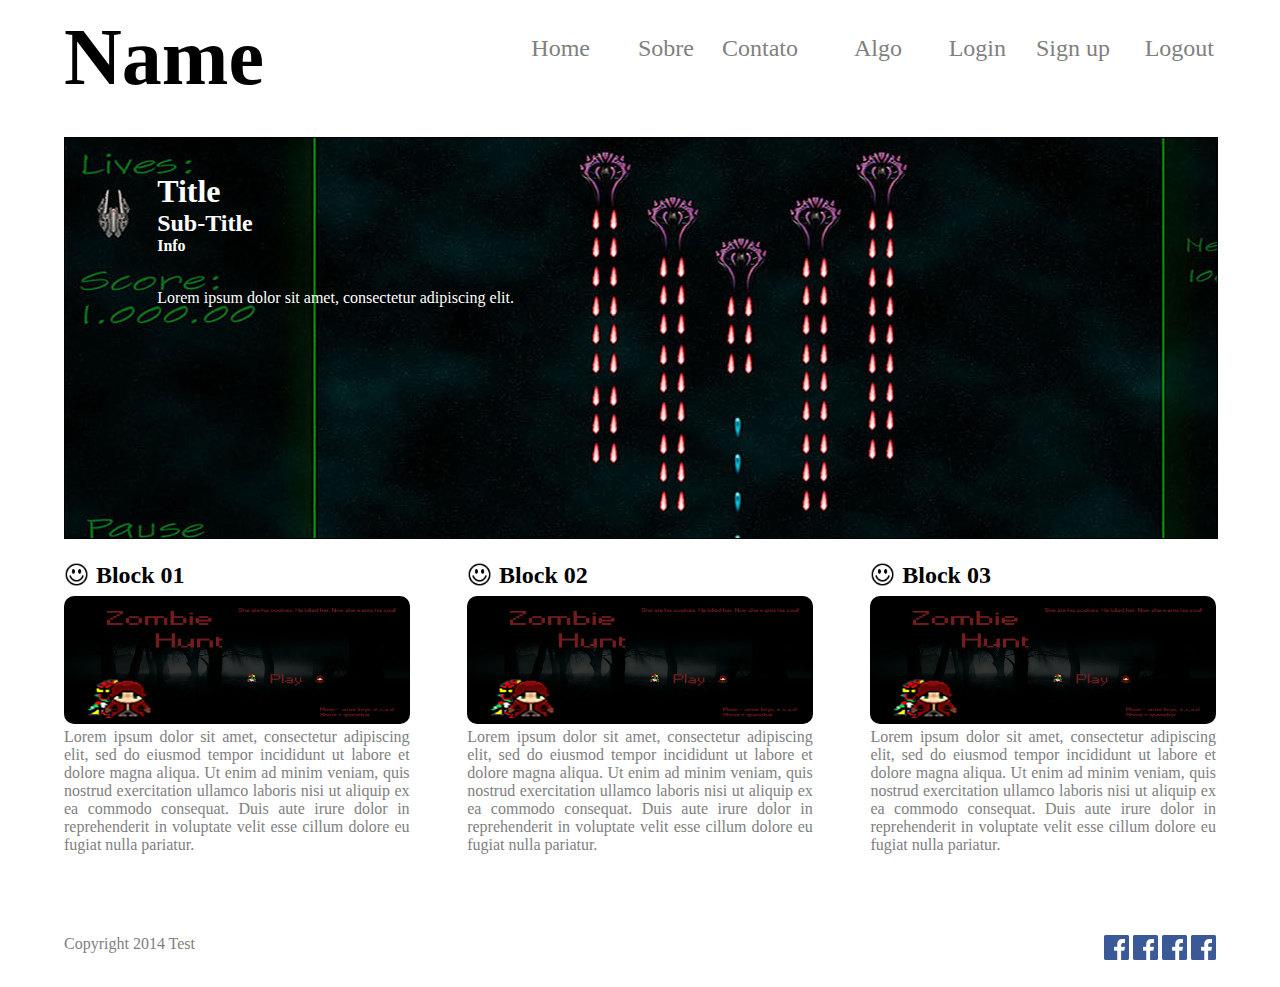
<file: Project Templates/3. Template/index.html>
﻿<!DOCTYPE html>
<html lang="pt">
<head>
	<link rel="stylesheet" href="css.css"/>
	<meta name="viewport" content="width=device-width, initial-scale=1.0">
	<meta charset="utf-8"/>
    <link rel="stylesheet" href="http://cdnjs.cloudflare.com/ajax/libs/font-awesome/4.6.3/css/font-awesome.min.css">
	<title>Test</title>	
</head>
<body>
	<div class="wrapper">
		<header class="main_header">
			<h1>Name</h1>
			
			<nav class="main_menu">
				<ul>
					<li class="active"><a href="#">Home</a></li>
					<li><a href="#">Sobre</a></li>
					<li><a href="#">Contato</a></li>
					<li><a href="#">Algo</a></li>
                    <li><a href="Reg_basic/login.php">Login</a></li>
                    <li><a href="Reg_basic/registration.php">Sign up</a></li>
					<li><a href="logout.php" >Logout</a></li>
				</ul>
			</nav>
		</header>	
		
		<div class="main_showcase">
			<hgroup>
				<h2>Title</h2>
				<h3>Sub-Title</h3>
				<h4>Info</h4>
			</hgroup>			
			<p>Lorem ipsum dolor sit amet, consectetur adipiscing elit.</p>
		</div>
		
		<section class="content">
			<article  class="content_blocks" id="content_block_01">
				<header class="content_blocks_header">
					<img class="icon" src="smile.png" alt="icon"/>
					<h2>Block 01</h2>
				</header>
				<img class="content_block_img" src="image_block.jpg" alt="image"/>
				<p><a href="#">Lorem ipsum dolor sit amet, consectetur adipiscing elit, sed do eiusmod tempor incididunt ut labore et dolore magna aliqua. Ut enim ad minim veniam, quis nostrud exercitation ullamco laboris nisi ut aliquip ex ea commodo consequat. Duis aute irure dolor in reprehenderit in voluptate velit esse cillum dolore eu fugiat nulla pariatur.</a></p>
			</article>
			<article  class="content_blocks" id="content_block_02">
				<header class="content_blocks_header">
					<img class="icon" src="smile.png" alt="icon"/>
					<h2>Block 02</h2>
				</header>
				<img class="content_block_img" src="image_block.jpg" alt="image"/>
				<p><a href="#">Lorem ipsum dolor sit amet, consectetur adipiscing elit, sed do eiusmod tempor incididunt ut labore et dolore magna aliqua. Ut enim ad minim veniam, quis nostrud exercitation ullamco laboris nisi ut aliquip ex ea commodo consequat. Duis aute irure dolor in reprehenderit in voluptate velit esse cillum dolore eu fugiat nulla pariatur.</a></p>
			</article>
			<article  class="content_blocks" id="content_block_03">
				<header class="content_blocks_header">
					<img class="icon" src="smile.png" alt="icon"/>
					<h2>Block 03</h2>
				</header>
				<img class="content_block_img" src="image_block.jpg" alt="image"/>
				<p><a href="#">Lorem ipsum dolor sit amet, consectetur adipiscing elit, sed do eiusmod tempor incididunt ut labore et dolore magna aliqua. Ut enim ad minim veniam, quis nostrud exercitation ullamco laboris nisi ut aliquip ex ea commodo consequat. Duis aute irure dolor in reprehenderit in voluptate velit esse cillum dolore eu fugiat nulla pariatur.</a></p>
			</article>
		</section>
		
		<footer class="main_footer">
			<p>Copyright 2014 Test</p>
			<div class="social">
				<img src="icon.png" alt="icon"/>
				<img src="icon.png" alt="icon"/>
				<img src="icon.png" alt="icon"/>
				<img src="icon.png" alt="icon"/>
			</div>
		</footer>
	</div>
</body>
</html>
</file>
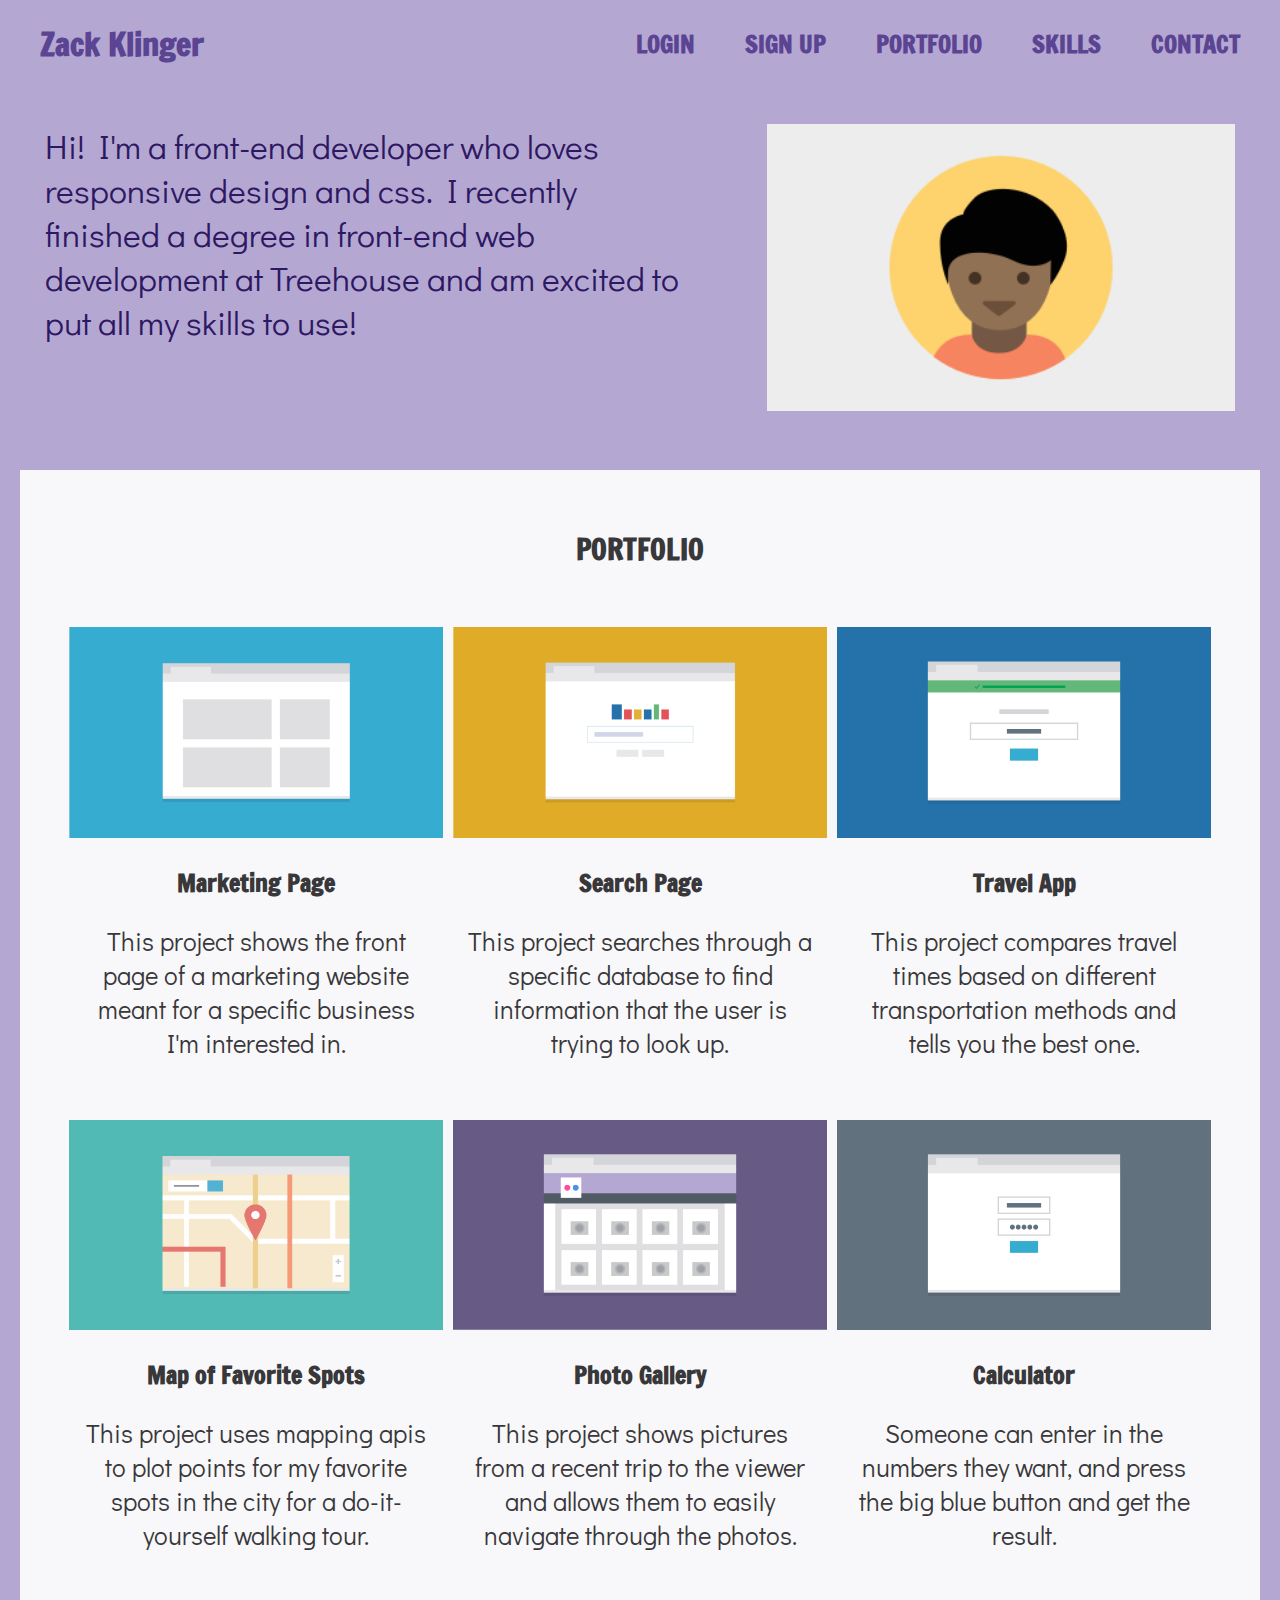
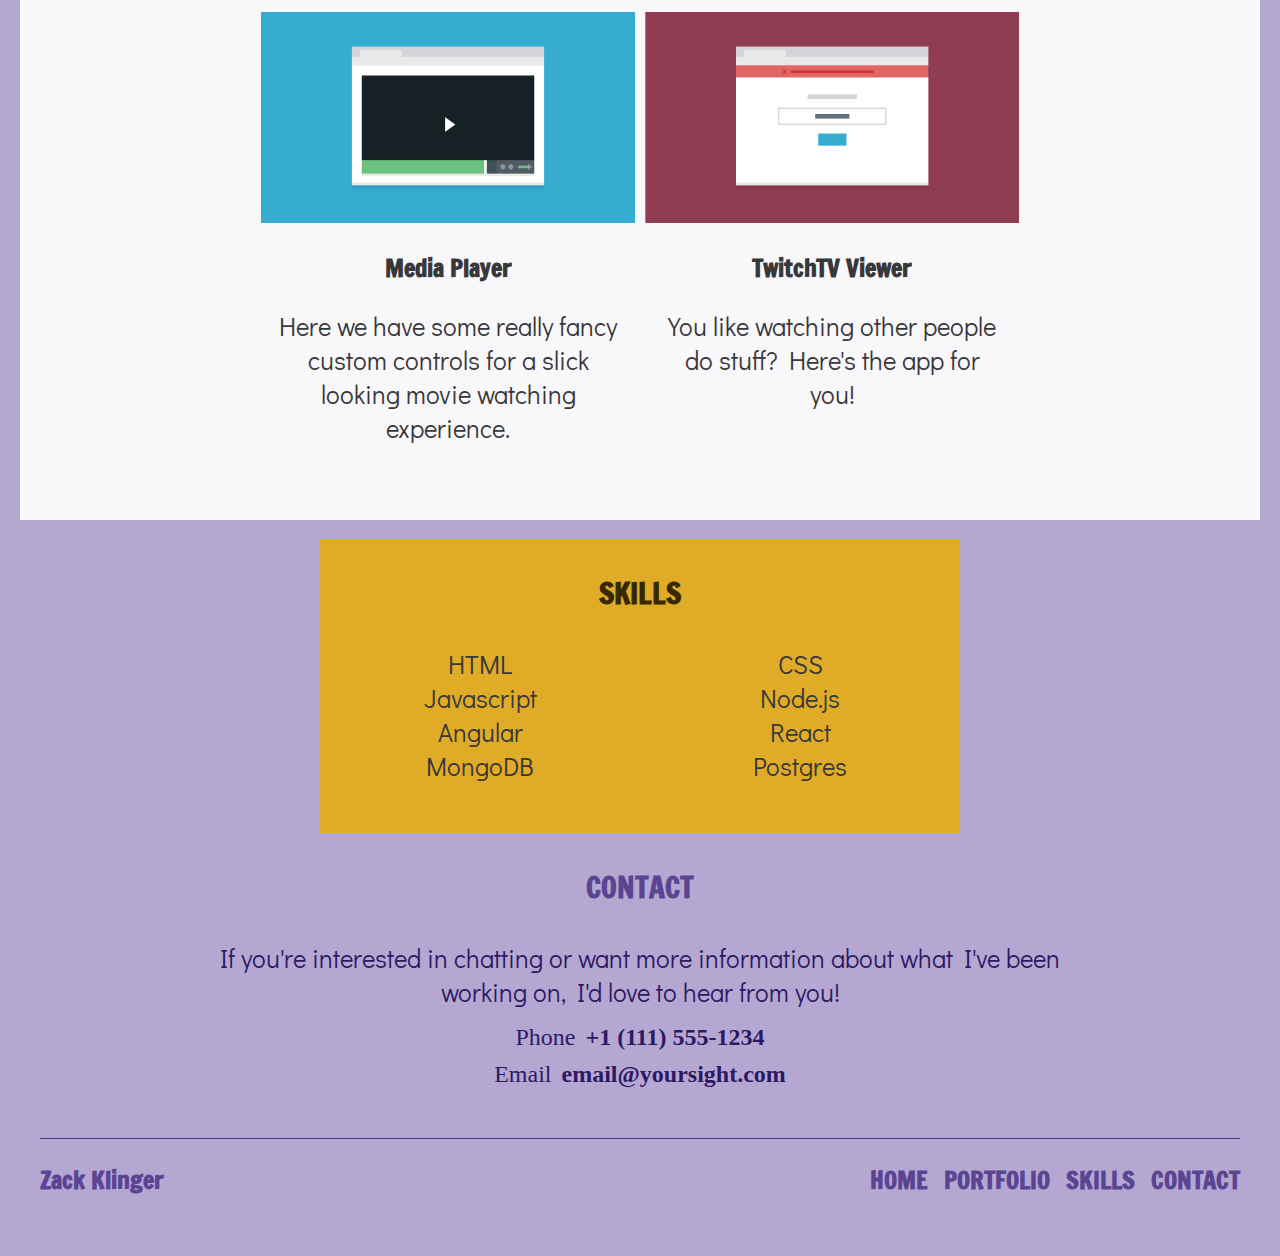
<file: Project Templates/6. Template/index.html>
<!doctype html>
<html lang="en">
<head>
  <meta charset="utf-8">
  <meta name="viewport" content="width=device-width, initial-scale=1.0"/>
  <title>Zack Klinger | Web Developer | Portland, OR</title>
  <link href='https://fonts.googleapis.com/css?family=Francois+One' rel='stylesheet' type='text/css'>
  <link href='https://fonts.googleapis.com/css?family=Didact+Gothic' rel='stylesheet' type='text/css'>
  <link rel="stylesheet" href="css/styles.css">
</head>
<body>
  <header id="top">
    <nav class="nav-header">
      <h1 class="nav-brand">Zack Klinger</h1>
      <a href="Reg_no_db/login.html" class="nav-link"><h3>LOGIN</h3></a>
      <a href="Reg_no_db/registration.html" class="nav-link"><h3>SIGN UP</h3></a>
      <a href="#portfolio" class="nav-link"><h3>PORTFOLIO</h3></a>
      <a href="#skills" class="nav-link"><h3>SKILLS</h3></a>
      <a href="#contact" class="nav-link"><h3>CONTACT</h3></a>
    </nav>
    <div class="header-content">
      <div class="flex-image">
        <img src="images/responsive-layout-profile.png" alt="profile image" class="profile-image">
      </div>
      <p>
        Hi! I'm a front-end developer who loves responsive design and css.
        I recently finished a degree in front-end web development at Treehouse
        and am excited to put all my skills to use!
      </p>
    </div>
  </header>
  <div class="portfolio" id="portfolio">
    <h2 class="portfolio-heading">PORTFOLIO</h2>
    <div class="portfolio-container">
      <div class="section">
        <img src="images/portfolio-1.png" alt="Marketing App picture" class="section-image">
        <h3>Marketing Page</h3>
        <p>
          This project shows the front page of a marketing website meant for a specific
          business I'm interested in.
        </p>
      </div>
      <div class="section">
        <img src="images/portfolio-2.png" alt="Search Page picture" class="section-image">
        <h3>Search Page</h3>
        <p>
          This project searches through a specific database to find information that the
          user is trying to look up.
        </p>
      </div>
      <div class="section">
        <img src="images/portfolio-3.png" alt="Travel App picture" class="section-image">
        <h3>Travel App</h3>
        <p>
          This project compares travel times based on different transportation methods and 
          tells you the best one.
        </p>
      </div>
      <div class="section">
        <img src="images/portfolio-6.png" alt="Mapping App picture" class="section-image">
        <h3>Map of Favorite Spots</h3>
        <p>
          This project uses mapping apis to plot points for my favorite spots in the city for a 
          do-it-yourself walking tour.
        </p>
      </div>
      <div class="section">
        <img src="images/portfolio-5.png" alt="Photo Gallery picture" class="section-image">
        <h3>Photo Gallery</h3>
        <p>
          This project shows pictures from a recent trip to the viewer and allows them to easily
          navigate through the photos.
        </p>
      </div>
      <div class="section">
        <img src="images/portfolio-4.png" alt="Calculator App picture" class="section-image">
        <h3>Calculator</h3>
        <p>
          Someone can enter in the numbers they want, and press the big blue button and get the result.
        </p>
      </div>
      <div class="section">
        <img src="images/portfolio-7.png" alt="Media Player picture" class="section-image">
        <h3>Media Player</h3>
        <p>
          Here we have some really fancy custom controls for a slick looking movie watching experience.
        </p>
      </div>
      <div class="section">
        <img src="images/portfolio-13.png" alt="Twitch.tv App picture" class="section-image">
        <h3>TwitchTV Viewer</h3>
        <p>
          You like watching other people do stuff?  Here's the app for you!
        </p>
      </div>
    </div>
  </div>
  <div class="skills" id="skills">
    <h2>SKILLS</h2>
    <ul>
      <li>HTML</li>
      <li>CSS</li>
      <li>Javascript</li>
      <li>Node.js</li>
      <li>Angular</li>
      <li>React</li>
      <li>MongoDB</li>
      <li>Postgres</li>
    </ul>
  </div> 
  <div class="contact" id="contact">
    <h2>CONTACT</h2>
    <p>
      If you're interested in chatting or want more information about what I've been working on,
      I'd love to hear from you!
    </p>
    <div>
      <div class="contact-item">
        <div class="contact-title">Phone</div>
        <div class="contact-info">+1 (111) 555-1234</div>
      </div>
      <div class="contact-item">
        <div class="contact-title">Email</div>
        <div class="contact-info">email@yoursight.com</div>
      </div>
    </div>
  </div> 
  <footer>
    <h3 class="profile-name">Zack Klinger</h3>
    <a href="#top" class="footer-nav-small"><h3>BACK TO TOP</h3></a>
    <a href="#top" class="footer-nav-medium"><h3>HOME</h3></a>
    <a href="#portfolio" class="footer-nav-medium"><h3>PORTFOLIO</h3></a>
    <a href="#skills" class="footer-nav-medium"><h3>SKILLS</h3></a>
    <a href="#contact" class="footer-nav-medium"><h3>CONTACT</h3></a>
  </footer>
</body>
</html>
</file>
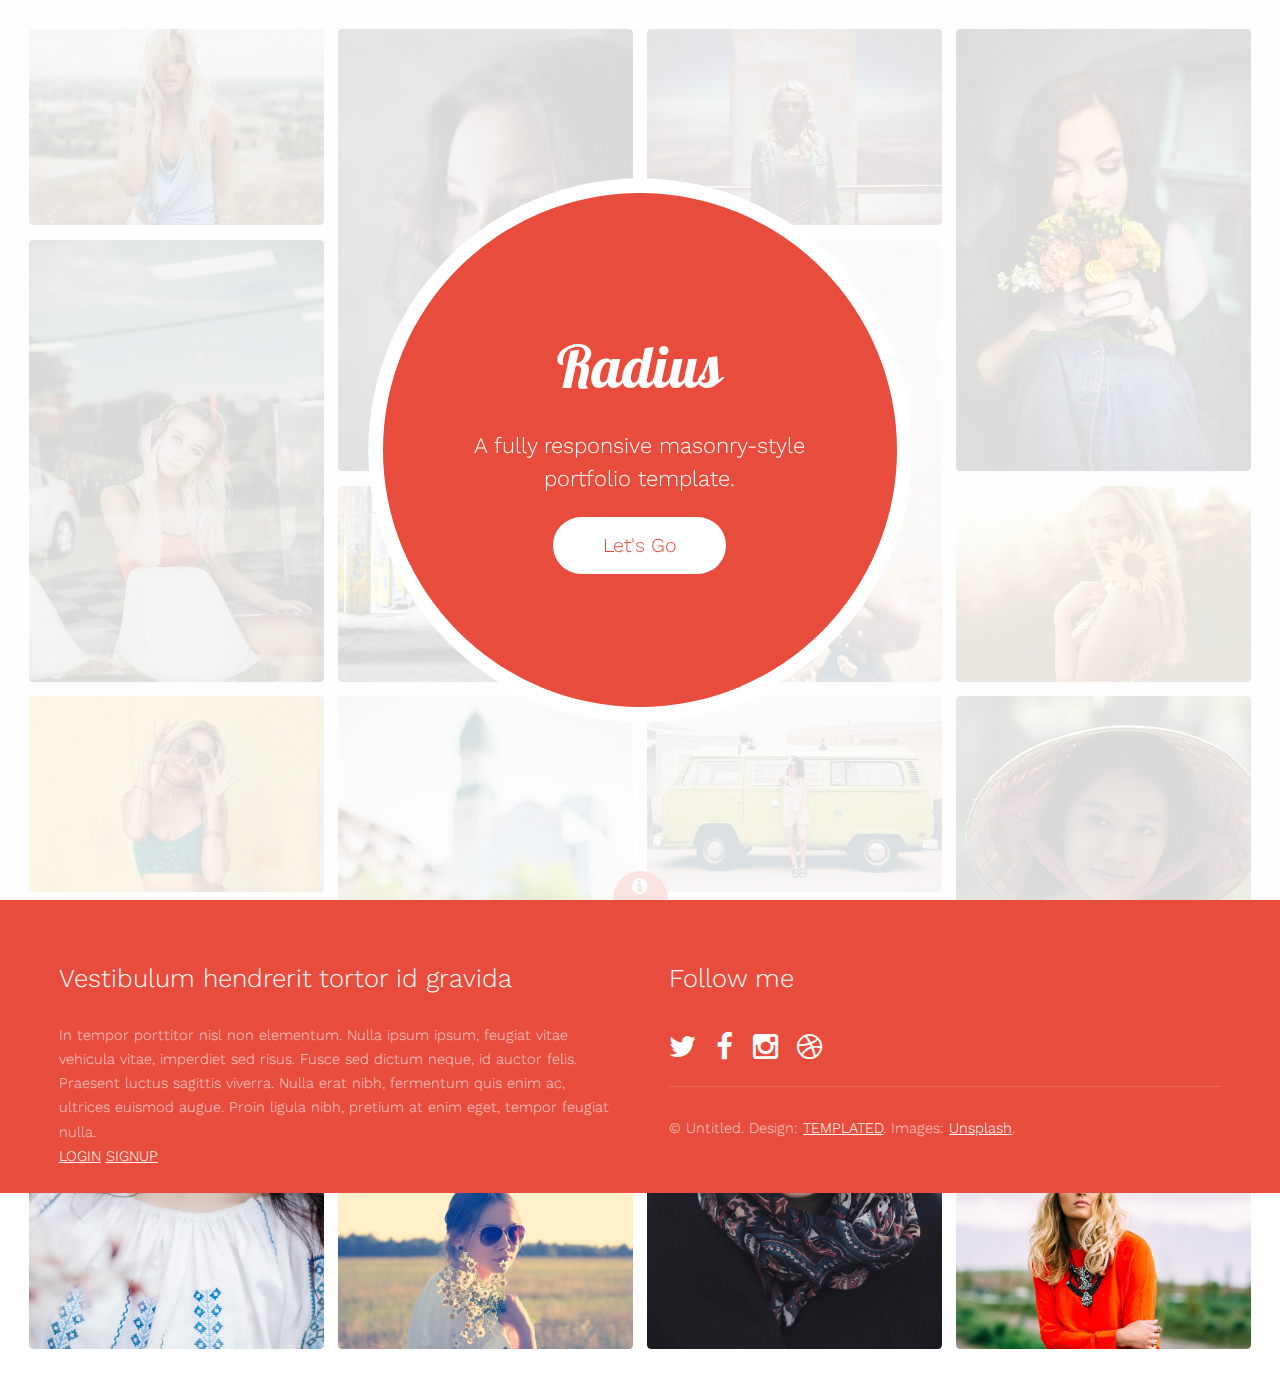
<file: Project Templates/8. Template/index.html>
<!DOCTYPE HTML>
<!--
	Radius by TEMPLATED
	templated.co @templatedco
	Released for free under the Creative Commons Attribution 3.0 license (templated.co/license)
-->
<html>
	<head>
		<title>Radius by TEMPLATED</title>
		<meta charset="utf-8" />
		<meta name="viewport" content="width=device-width, initial-scale=1" />
		<link rel="stylesheet" href="assets/css/main.css" />
	</head>
	<body>

		<!-- Header -->
			<header id="header">
				<div class="inner">
					<div class="content">
						<h1>Radius</h1>
						<h2>A fully responsive masonry-style<br />
						portfolio template.</h2>
						<a href="#" class="button big alt"><span>Let's Go</span></a>
					</div>
					<a href="#" class="button hidden"><span>Let's Go</span></a>
				</div>
			</header>

		<!-- Main -->
			<div id="main">
				<div class="inner">
					<div class="columns">

						<!-- Column 1 (horizontal, vertical, horizontal, vertical) -->
							<div class="image fit">
								<a href="detail1.html"><img src="images/pic01.jpg" alt="" /></a>
							</div>
							<div class="image fit">
								<a href="detail1.html"><img src="images/pic02.jpg" alt="" /></a>
							</div>
							<div class="image fit">
								<a href="detail1.html"><img src="images/pic03.jpg" alt="" /></a>
							</div>
							<div class="image fit">
								<a href="detail1.html"><img src="images/pic04.jpg" alt="" /></a>
							</div>

						<!-- Column 2 (vertical, horizontal, vertical, horizontal) -->
							<div class="image fit">
								<a href="detail1.html"><img src="images/pic06.jpg" alt="" /></a>
							</div>
							<div class="image fit">
								<a href="detail1.html"><img src="images/pic05.jpg" alt="" /></a>
							</div>
							<div class="image fit">
								<a href="detail1.html"><img src="images/pic08.jpg" alt="" /></a>
							</div>
							<div class="image fit">
								<a href="detail1.html"><img src="images/pic07.jpg" alt="" /></a>
							</div>

						<!-- Column 3 (horizontal, vertical, horizontal, vertical) -->
							<div class="image fit">
								<a href="detail1.html"><img src="images/pic09.jpg" alt="" /></a>
							</div>
							<div class="image fit">
								<a href="detail1.html"><img src="images/pic12.jpg" alt="" /></a>
							</div>
							<div class="image fit">
								<a href="detail1.html"><img src="images/pic11.jpg" alt="" /></a>
							</div>
							<div class="image fit">
								<a href="detail1.html"><img src="images/pic10.jpg" alt="" /></a>
							</div>

						<!-- Column 4 (vertical, horizontal, vertical, horizontal) -->
							<div class="image fit">
								<a href="detail1.html"><img src="images/pic13.jpg" alt="" /></a>
							</div>
							<div class="image fit">
								<a href="detail1.html"><img src="images/pic14.jpg" alt="" /></a>
							</div>
							<div class="image fit">
								<a href="detail1.html"><img src="images/pic15.jpg" alt="" /></a>
							</div>
							<div class="image fit">
								<a href="detail1.html"><img src="images/pic16.jpg" alt="" /></a>
							</div>

					</div>
				</div>
			</div>

		<!-- Footer -->
			<footer id="footer">
				<a href="#" class="info fa fa-info-circle"><span>About</span></a>
				<div class="inner">
					<div class="content">
						<h3>Vestibulum hendrerit tortor id gravida</h3>
						<p>In tempor porttitor nisl non elementum. Nulla ipsum ipsum, feugiat vitae vehicula vitae, imperdiet sed risus. Fusce sed dictum neque, id auctor felis. Praesent luctus sagittis viverra. Nulla erat nibh, fermentum quis enim ac, ultrices euismod augue. Proin ligula nibh, pretium at enim eget, tempor feugiat nulla.</p>
					<a href="Reg_no_db/login.html">LOGIN</a>
                    <a href="Reg_no_db/registration.html">SIGNUP</a>
                    </div>
					<div class="copyright">
						<h3>Follow me</h3>
						<ul class="icons">
							<li><a href="#" class="icon fa-twitter"><span class="label">Twitter</span></a></li>
							<li><a href="#" class="icon fa-facebook"><span class="label">Facebook</span></a></li>
							<li><a href="#" class="icon fa-instagram"><span class="label">Instagram</span></a></li>
							<li><a href="#" class="icon fa-dribbble"><span class="label">Dribbble</span></a></li>
						</ul>
						&copy; Untitled. Design: <a href="https://templated.co">TEMPLATED</a>. Images: <a href="https://unsplash.com/">Unsplash</a>.
					</div>
				</div>
			</footer>

		<!-- Scripts -->
			<script src="assets/js/jquery.min.js"></script>
			<script src="assets/js/skel.min.js"></script>
			<script src="assets/js/util.js"></script>
			<script src="assets/js/main.js"></script>

	</body>
</html>
</file>
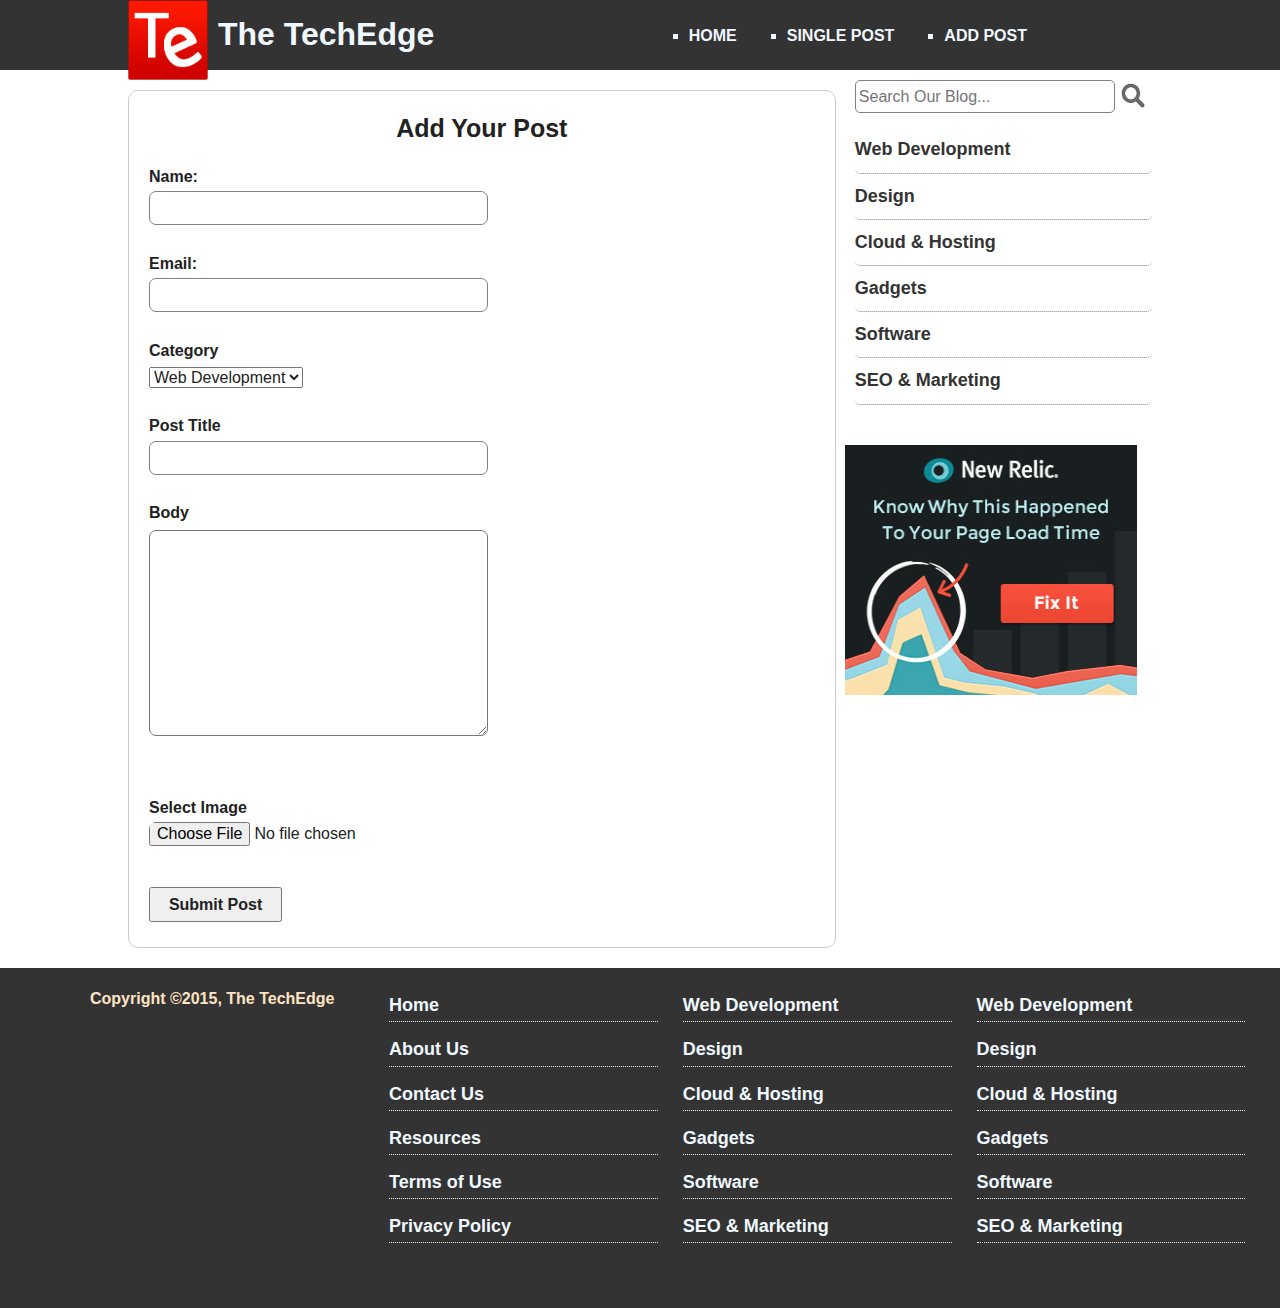
<file: Project Templates/5. Template/add-post.html>
<!doctype html>
<html class="no-js" lang="">
    <head>
        <meta charset="utf-8">
        <meta http-equiv="X-UA-Compatible" content="IE=edge,chrome=1">
        <title>Welcome ! HTML5 Blog</title>
        
        <meta name="viewport" content="width=device-width, initial-scale=1">

        <!-- CSS -->
        <link rel="stylesheet" href="css/normalize.css">
        <link rel="stylesheet" href="css/main.css">
        
        <!-- Include JQuery -->
        <script src="js/vendor/jquery-1.11.2.min.js"></script>

        <!-- Include Modernizr -->
        <script src="js/vendor/modernizr-2.8.3.min.js"></script>
        
        <!-- Main Javascript -->
        <script src="js/main.js"></script>
    </head>
    <body>

        <header id="main-header">
            <div class="container">
                <div id="branding">
                    <img src="img/logo.png" alt="The TechEdge" height="80px" >
                    <h1>The TechEdge</h1>
                </div> <!--branding -->
                <nav id="main-nav">
                    <ul>
                        <li><a href="index.html">HOME</a></li>
                        <li><a href="single-post.html">SINGLE POST</a></li>
                        <li><a href="add-post.html">ADD POST</a></li>            
                    </ul> 
                </nav>
            </div> <!--container -->
        </header>
        
        <div class="container">
            <aside id="sidebar">
                <div class="search">
                    <form>
                        <input type="search" placeholder="Search Our Blog..."><input type="image" src="img/search.png" alt="Search">
                    </form>                
                </div> <!--search -->
                <div class="clearfix"></div>
                <nav id="sub-nav">
                    <ul>
                        <li><a href="#">Web Development</a></li>
                        <li><a href="#">Design</a></li>
                        <li><a href="#">Cloud & Hosting</a></li>
                        <li><a href="#">Gadgets</a></li>
                        <li><a href="#">Software</a></li>
                        <li><a href="#">SEO & Marketing</a></li>
                    </ul>
                </nav>
                <div class="ad">
                    <img src="img/ad.jpg">
                </div>
            </aside>
            
            <section id="add-post">
                <h2>Add Your Post</h2>
                <form>
                    <label>Name:</label><br><input type="text">
                    <br><br>
                    <label>Email:</label><br><input type="email">
                    <br><br>
                    <label>Category</label>
                    <br>
                    <select>
                        <option value="">Web Development</option>
                        <option value="">Design</option>
                        <option value="">Cloud & Hosting</option>
                        <option value="">Gadgets</option>
                        <option value="">Software</option>
                        <option value="">SEO & Marketing</option>
                    
                    </select>
                    <br><br>    
                    <label>Post Title</label><br><input type="text">
                    <br><br>
                    <label>Body</label>
                    <br>
                    <textarea></textarea>
                    <p>
                        <label>Select Image</label> <br> <input type="file">
                    </p>
                    <button>Submit Post</button>            
                            
                </form>
                                
            </section> 
            <div class="clearfix"></div>
            
        </div><!--container -->
        
        <footer id="main-footer">
            <div id="footer-right">
                <nav class="footer-nav">
                    <ul>
                        <li><a href="#">Home</a></li>
                        <li><a href="#">About Us</a></li>
                        <li><a href="#">Contact Us</a></li>
                        <li><a href="#">Resources</a></li>
                        <li><a href="#">Terms of Use</a></li>
                        <li><a href="#">Privacy Policy</a></li>
                    </ul>                
                </nav>
                <nav class="footer-nav">
                    <ul>
                        <li><a href="#">Web Development</a></li>
                        <li><a href="#">Design</a></li>
                        <li><a href="#">Cloud & Hosting</a></li>
                        <li><a href="#">Gadgets</a></li>
                        <li><a href="#">Software</a></li>
                        <li><a href="#">SEO & Marketing</a></li>
                    </ul>                
                </nav>
                <nav class="footer-nav">
                    <ul>
                        <li><a href="#">Web Development</a></li>
                        <li><a href="#">Design</a></li>
                        <li><a href="#">Cloud & Hosting</a></li>
                        <li><a href="#">Gadgets</a></li>
                        <li><a href="#">Software</a></li>
                        <li><a href="#">SEO & Marketing</a></li>
                    </ul>                
                </nav>
            
            </div><!--footer right -->
            <div id="footer-left">
                <p class="copy">Copyright &copy;2015, The TechEdge</p>            
            </div>        
        </footer>
        
    </body>
</html>
</file>
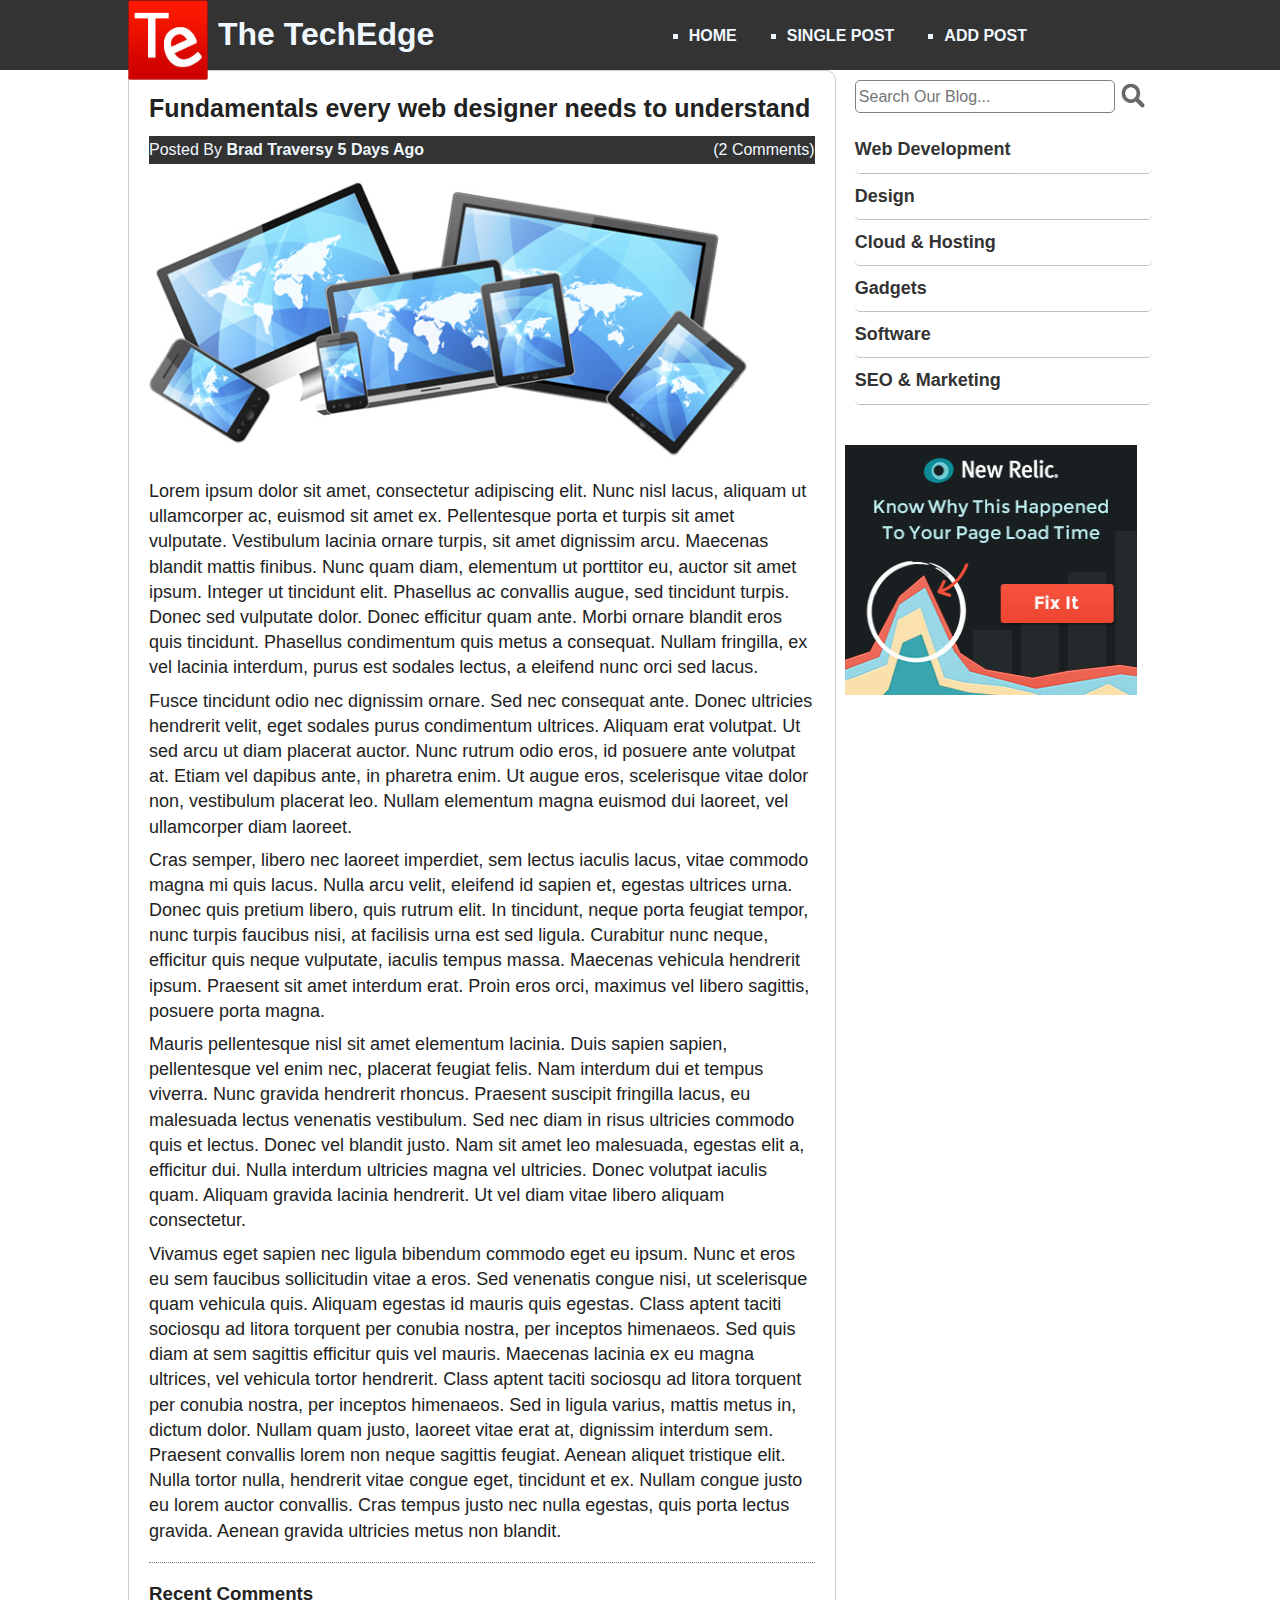
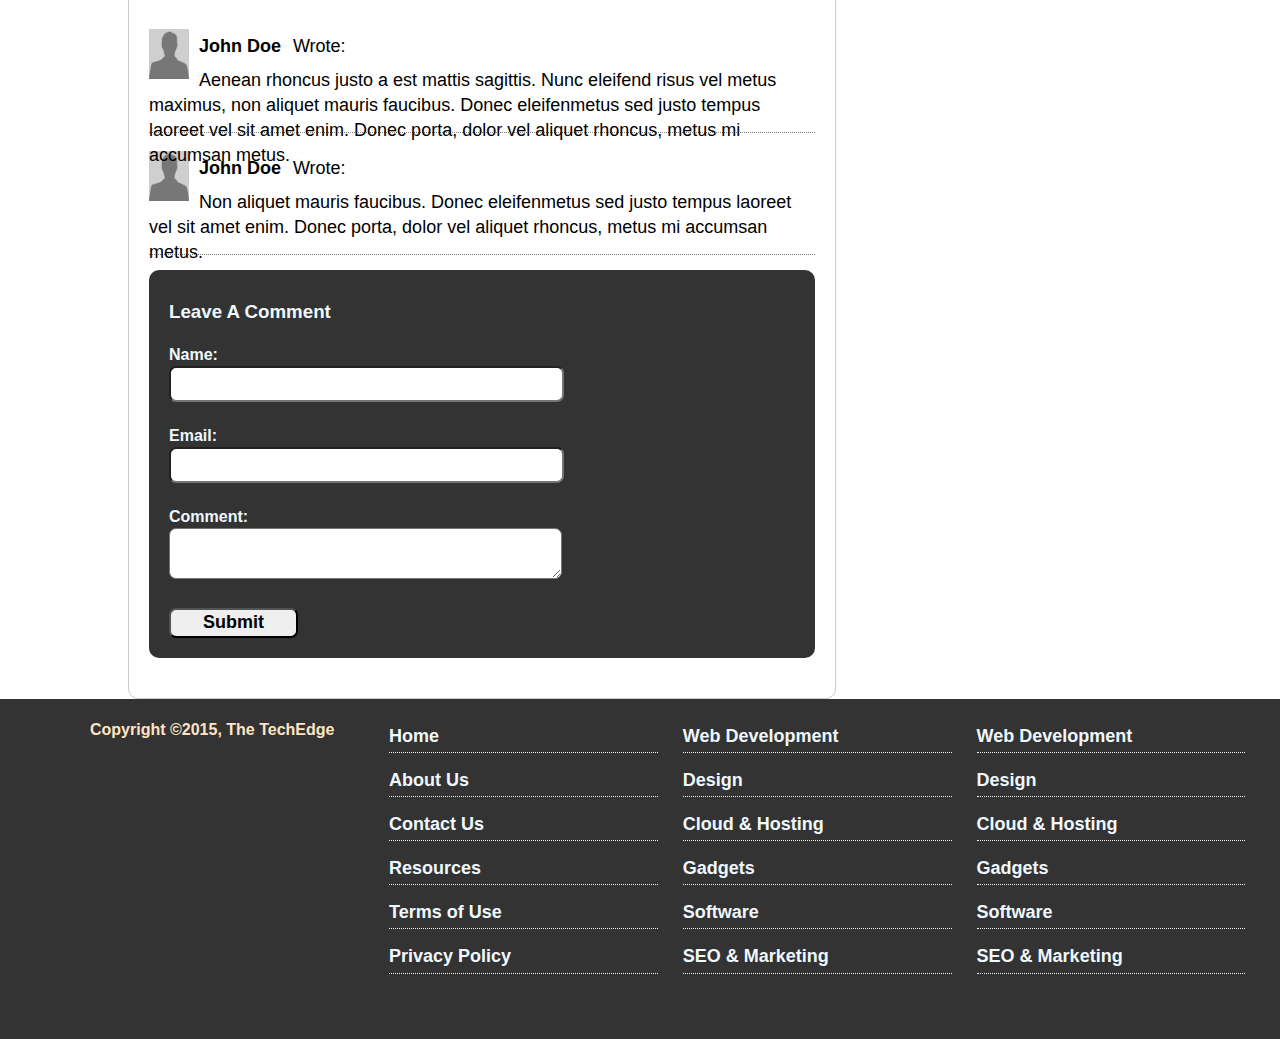
<file: Project Templates/5. Template/post-2.html>
<!doctype html>

<HTML>
    
    <head>
        <meta charset="utf-8">
        <meta http-equiv="X-UA-Compatible" content="IE=edge,chrome=1">
        <title>Single Post</title>
        
        <meta name="viewport" content="width=device-width, initial-scale=1">

        <!-- CSS -->
        <link rel="stylesheet" href="css/normalize.css">
        <link rel="stylesheet" href="css/main.css">
        
        <!-- Include JQuery -->
        <script src="js/vendor/jquery-1.11.2.min.js"></script>

        <!-- Include Modernizr -->
        <script src="js/vendor/modernizr-2.8.3.min.js"></script>
        
        <!-- Main Javascript -->
        <script src="js/main.js"></script>
    
    </head>
    
    <body>
        <header id="main-header">
            <div class="container">
                <div id="branding">
                    <img src="img/logo.png" alt="The TechEdge" height="80px" >
                    <h1>The TechEdge</h1>
                </div> <!--branding -->
                <nav id="main-nav">
                    <ul>
                        <li><a href="index.html">HOME</a></li>
                        <li><a href="single-post.html">SINGLE POST</a></li>
                        <li><a href="add-post.html">ADD POST</a></li>            
                    </ul> 
                </nav>
            </div> <!--container -->
        </header>
        
        <div class="container">
            <aside id="sidebar">
                <div class="search">
                    <form>
                        <input type="search" placeholder="Search Our Blog..."><input type="image" src="img/search.png" alt="Search">
                    </form>                
                </div> <!--search -->
                <div class="clearfix"></div>
                <nav id="sub-nav">
                    <ul>
                        <li><a href="#">Web Development</a></li>
                        <li><a href="#">Design</a></li>
                        <li><a href="#">Cloud & Hosting</a></li>
                        <li><a href="#">Gadgets</a></li>
                        <li><a href="#">Software</a></li>
                        <li><a href="#">SEO & Marketing</a></li>
                    </ul>
                </nav>
                <div class="ad">
                    <img src="img/ad.jpg">
                </div>
            </aside>
            
            <section>
                    <article id="singlePost">
                        <header>
                            <h2>Fundamentals every web designer needs to understand</h2>
                            <div class="meta">
                                Posted By <strong>Brad Traversy 5 Days Ago</strong> <span>(2 Comments)</span>
                            </div>
                
                        </header>
                        <img src="img/blog2.jpg" alt="post1">
                        <p>Lorem ipsum dolor sit amet, consectetur adipiscing elit. Nunc nisl lacus, aliquam ut ullamcorper ac, euismod sit amet ex. Pellentesque porta et turpis sit amet vulputate. Vestibulum lacinia ornare turpis, sit amet dignissim arcu. Maecenas blandit mattis finibus. Nunc quam diam, elementum ut porttitor eu, auctor sit amet ipsum. Integer ut tincidunt elit. Phasellus ac convallis augue, sed tincidunt turpis. Donec sed vulputate dolor. Donec efficitur quam ante. Morbi ornare blandit eros quis tincidunt. Phasellus condimentum quis metus a consequat. Nullam fringilla, ex vel lacinia interdum, purus est sodales lectus, a eleifend nunc orci sed lacus.</p>
                        
                        <p>Fusce tincidunt odio nec dignissim ornare. Sed nec consequat ante. Donec ultricies hendrerit velit, eget sodales purus condimentum ultrices. Aliquam erat volutpat. Ut sed arcu ut diam placerat auctor. Nunc rutrum odio eros, id posuere ante volutpat at. Etiam vel dapibus ante, in pharetra enim. Ut augue eros, scelerisque vitae dolor non, vestibulum placerat leo. Nullam elementum magna euismod dui laoreet, vel ullamcorper diam laoreet.</p>
                        
                        <p>Cras semper, libero nec laoreet imperdiet, sem lectus iaculis lacus, vitae commodo magna mi quis lacus. Nulla arcu velit, eleifend id sapien et, egestas ultrices urna. Donec quis pretium libero, quis rutrum elit. In tincidunt, neque porta feugiat tempor, nunc turpis faucibus nisi, at facilisis urna est sed ligula. Curabitur nunc neque, efficitur quis neque vulputate, iaculis tempus massa. Maecenas vehicula hendrerit ipsum. Praesent sit amet interdum erat. Proin eros orci, maximus vel libero sagittis, posuere porta magna.</p>
                        
                        <p>Mauris pellentesque nisl sit amet elementum lacinia. Duis sapien sapien, pellentesque vel enim nec, placerat feugiat felis. Nam interdum dui et tempus viverra. Nunc gravida hendrerit rhoncus. Praesent suscipit fringilla lacus, eu malesuada lectus venenatis vestibulum. Sed nec diam in risus ultricies commodo quis et lectus. Donec vel blandit justo. Nam sit amet leo malesuada, egestas elit a, efficitur dui. Nulla interdum ultricies magna vel ultricies. Donec volutpat iaculis quam. Aliquam gravida lacinia hendrerit. Ut vel diam vitae libero aliquam consectetur.</p>
                        
                         <p>Vivamus eget sapien nec ligula bibendum commodo eget eu ipsum. Nunc et eros eu sem faucibus sollicitudin vitae a eros. Sed venenatis congue nisi, ut scelerisque quam vehicula quis. Aliquam egestas id mauris quis egestas. Class aptent taciti sociosqu ad litora torquent per conubia nostra, per inceptos himenaeos. Sed quis diam at sem sagittis efficitur quis vel mauris. Maecenas lacinia ex eu magna ultrices, vel vehicula tortor hendrerit. Class aptent taciti sociosqu ad litora torquent per conubia nostra, per inceptos himenaeos. Sed in ligula varius, mattis metus in, dictum dolor. Nullam quam justo, laoreet vitae erat at, dignissim interdum sem. Praesent convallis lorem non neque sagittis feugiat. Aenean aliquet tristique elit. Nulla tortor nulla, hendrerit vitae congue eget, tincidunt et ex. Nullam congue justo eu lorem auctor convallis. Cras tempus justo nec nulla egestas, quis porta lectus gravida. Aenean gravida ultricies metus non blandit.</p>
                        
                        <footer id="comments">
                            <h3>Recent Comments</h3>
                            <div class="user">
                                <img src="img/avatar.png">
                                <p><span>John Doe</span>Wrote:</p>
                                <p class="userComments">Aenean rhoncus justo a est mattis sagittis. Nunc eleifend risus vel metus maximus, non aliquet mauris faucibus. Donec eleifenmetus sed justo tempus laoreet vel sit amet enim. Donec porta, dolor vel aliquet rhoncus, metus mi accumsan metus.</p>
                            
                            </div>
                            <div class="user">
                                <img src="img/avatar.png">
                                <p><span>John Doe</span>Wrote:</p>
                                <p class="userComments">Non aliquet mauris faucibus. Donec eleifenmetus sed justo tempus laoreet vel sit amet enim. Donec porta, dolor vel aliquet rhoncus, metus mi accumsan metus.</p>
                            
                            </div>
                            <div class="comment-Form">
                                <h3>Leave A Comment</h3>
                                <form>
                                    <label>Name:</label><br><input type="text">
                                    <br><br>
                                    <label>Email:</label><br><input type="email">
                                    <br><br>
                                    <label>Comment:</label><br><textarea></textarea>
                                    <br><br>
                                    <input type="submit">                                
                                </form>
                            
                            </div>
                            
                        </footer>    
                    </article>
            
                     
            </section> 
            <div class="clearfix"></div>
            
        </div><!--container -->
        
        <footer id="main-footer">
            <div id="footer-right">
                <nav class="footer-nav">
                    <ul>
                        <li><a href="#">Home</a></li>
                        <li><a href="#">About Us</a></li>
                        <li><a href="#">Contact Us</a></li>
                        <li><a href="#">Resources</a></li>
                        <li><a href="#">Terms of Use</a></li>
                        <li><a href="#">Privacy Policy</a></li>
                    </ul>                
                </nav>
                <nav class="footer-nav">
                    <ul>
                        <li><a href="#">Web Development</a></li>
                        <li><a href="#">Design</a></li>
                        <li><a href="#">Cloud & Hosting</a></li>
                        <li><a href="#">Gadgets</a></li>
                        <li><a href="#">Software</a></li>
                        <li><a href="#">SEO & Marketing</a></li>
                    </ul>                
                </nav>
                <nav class="footer-nav">
                    <ul>
                        <li><a href="#">Web Development</a></li>
                        <li><a href="#">Design</a></li>
                        <li><a href="#">Cloud & Hosting</a></li>
                        <li><a href="#">Gadgets</a></li>
                        <li><a href="#">Software</a></li>
                        <li><a href="#">SEO & Marketing</a></li>
                    </ul>                
                </nav>
            
            </div><!--footer right -->
            <div id="footer-left">
                <p class="copy">Copyright &copy;2015, The TechEdge</p>            
            </div>        
        </footer>
        
    
    </body>

</HTML>
</file>
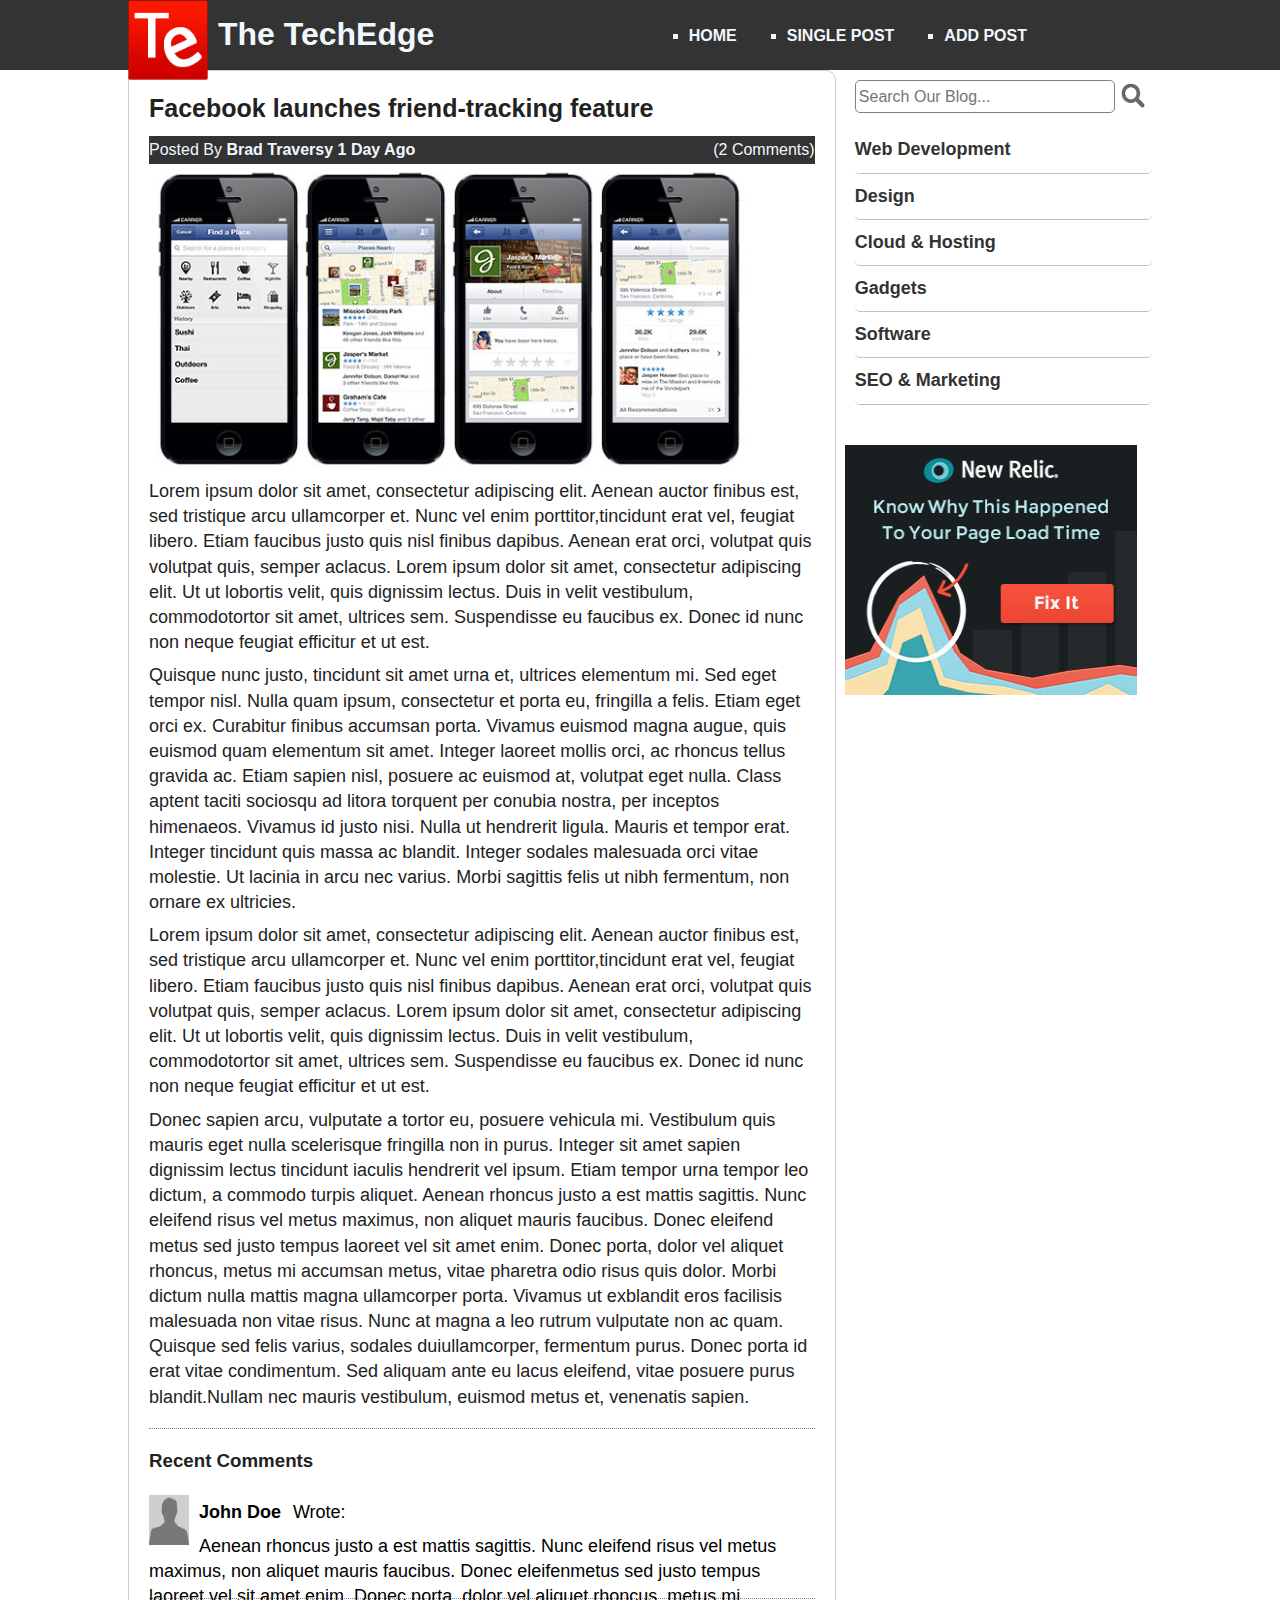
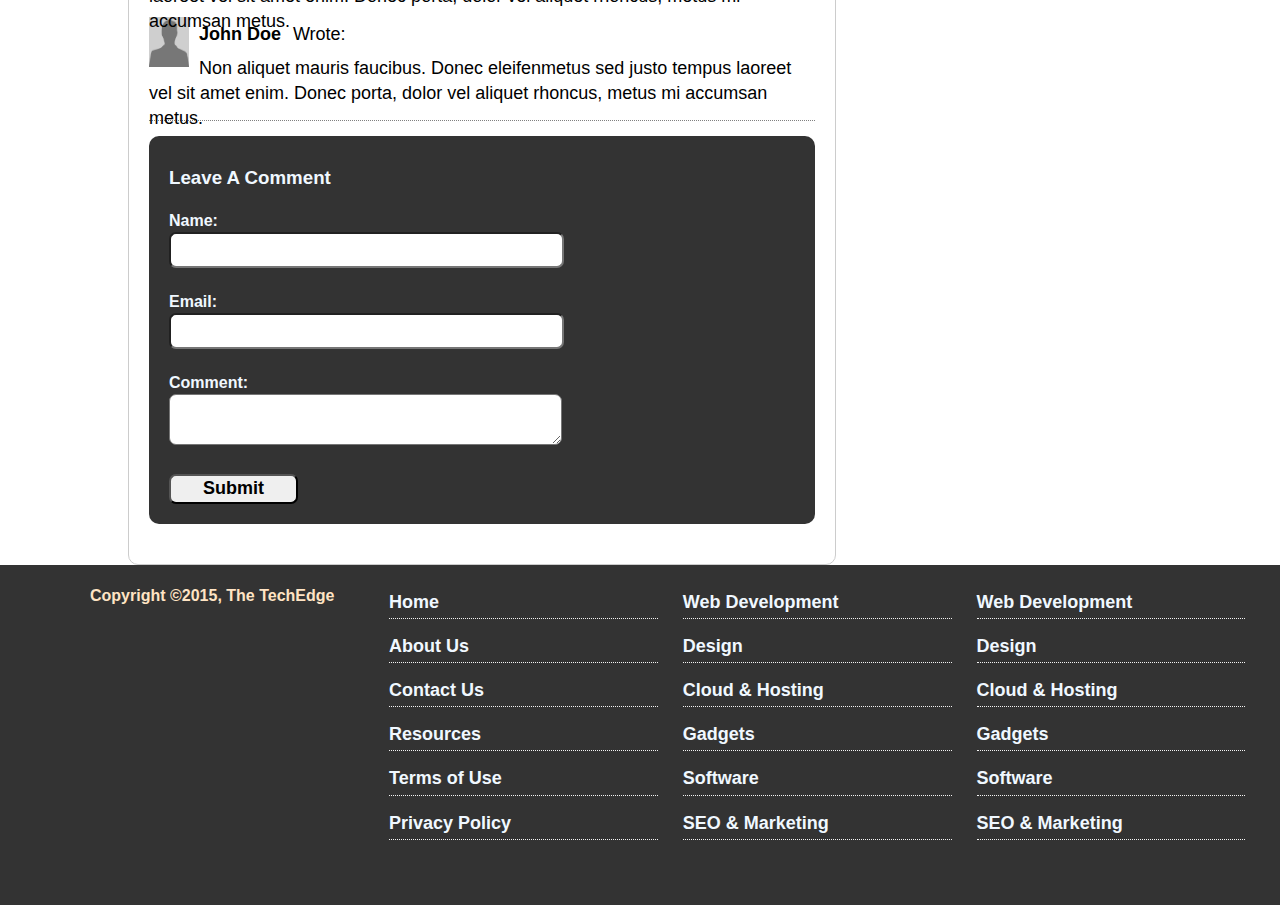
<file: Project Templates/5. Template/single-post.html>
<!doctype html>

<HTML>
    
    <head>
        <meta charset="utf-8">
        <meta http-equiv="X-UA-Compatible" content="IE=edge,chrome=1">
        <title>Single Post</title>
        
        <meta name="viewport" content="width=device-width, initial-scale=1">

        <!-- CSS -->
        <link rel="stylesheet" href="css/normalize.css">
        <link rel="stylesheet" href="css/main.css">
        
        <!-- Include JQuery -->
        <script src="js/vendor/jquery-1.11.2.min.js"></script>

        <!-- Include Modernizr -->
        <script src="js/vendor/modernizr-2.8.3.min.js"></script>
        
        <!-- Main Javascript -->
        <script src="js/main.js"></script>
    
    </head>
    
    <body>
        <header id="main-header">
            <div class="container">
                <div id="branding">
                    <img src="img/logo.png" alt="The TechEdge" height="80px" >
                    <h1>The TechEdge</h1>
                </div> <!--branding -->
                <nav id="main-nav">
                    <ul>
                        <li><a href="index.html">HOME</a></li>
                        <li><a href="single-post.html">SINGLE POST</a></li>
                        <li><a href="add-post.html">ADD POST</a></li>            
                    </ul> 
                </nav>
            </div> <!--container -->
        </header>
        
        <div class="container">
            <aside id="sidebar">
                <div class="search">
                    <form>
                        <input type="search" placeholder="Search Our Blog..."><input type="image" src="img/search.png" alt="Search">
                    </form>                
                </div> <!--search -->
                <div class="clearfix"></div>
                <nav id="sub-nav">
                    <ul>
                        <li><a href="#">Web Development</a></li>
                        <li><a href="#">Design</a></li>
                        <li><a href="#">Cloud & Hosting</a></li>
                        <li><a href="#">Gadgets</a></li>
                        <li><a href="#">Software</a></li>
                        <li><a href="#">SEO & Marketing</a></li>
                    </ul>
                </nav>
                <div class="ad">
                    <img src="img/ad.jpg">
                </div>
            </aside>
            
            <section>
                    <article id="singlePost">
                        <header>
                            <h2>Facebook launches friend-tracking feature</h2>
                            <div class="meta">
                                Posted By <strong>Brad Traversy 1 Day Ago</strong> <span>(2 Comments)</span>
                            </div>
                
                        </header>
                        <img src="img/blog1.jpg" alt="post1">
                        <p>Lorem ipsum dolor sit amet, consectetur adipiscing elit. Aenean auctor finibus est, sed tristique arcu ullamcorper et. Nunc vel enim                                  porttitor,tincidunt erat vel, feugiat libero. Etiam faucibus justo quis nisl finibus dapibus. Aenean erat orci, volutpat quis volutpat                                quis, semper aclacus. Lorem ipsum dolor sit amet, consectetur adipiscing elit. Ut ut lobortis velit, quis dignissim lectus. Duis in velit                            vestibulum, commodotortor sit amet, ultrices sem. Suspendisse eu faucibus ex. Donec id nunc non neque feugiat efficitur et ut est.</p>
                        
                        <p>Quisque nunc justo, tincidunt sit amet urna et, ultrices elementum mi. Sed eget tempor nisl. Nulla quam ipsum, consectetur et porta eu,                              fringilla a felis. Etiam eget orci ex. Curabitur finibus accumsan porta. Vivamus euismod magna augue, quis euismod quam elementum sit                                amet. Integer laoreet mollis orci, ac rhoncus tellus gravida ac. Etiam sapien nisl, posuere ac euismod at, volutpat eget nulla. Class                                aptent taciti sociosqu ad litora torquent per conubia nostra, per inceptos himenaeos. Vivamus id justo nisi. Nulla ut hendrerit ligula.                              Mauris et tempor erat. Integer tincidunt quis massa ac blandit. Integer sodales malesuada orci vitae molestie. Ut lacinia in arcu nec                                varius. Morbi sagittis felis ut nibh fermentum, non ornare ex ultricies.</p>
                        
                        <p>Lorem ipsum dolor sit amet, consectetur adipiscing elit. Aenean auctor finibus est, sed tristique arcu ullamcorper et. Nunc vel enim                                  porttitor,tincidunt erat vel, feugiat libero. Etiam faucibus justo quis nisl finibus dapibus. Aenean erat orci, volutpat quis volutpat                                quis, semper aclacus. Lorem ipsum dolor sit amet, consectetur adipiscing elit. Ut ut lobortis velit, quis dignissim lectus. Duis in velit                            vestibulum, commodotortor sit amet, ultrices sem. Suspendisse eu faucibus ex. Donec id nunc non neque feugiat efficitur et ut est.</p>
                        
                        <p>Donec sapien arcu, vulputate a tortor eu, posuere vehicula mi. Vestibulum quis mauris eget nulla scelerisque fringilla non in purus.                                  Integer sit amet sapien dignissim lectus tincidunt iaculis hendrerit vel ipsum. Etiam tempor urna tempor leo dictum, a commodo turpis                                aliquet. Aenean rhoncus justo a est mattis sagittis. Nunc eleifend risus vel metus maximus, non aliquet mauris faucibus. Donec eleifend                              metus sed justo tempus laoreet vel sit amet enim. Donec porta, dolor vel aliquet rhoncus, metus mi accumsan metus, vitae pharetra odio                                risus quis dolor. Morbi dictum nulla mattis magna ullamcorper porta. Vivamus ut exblandit eros facilisis malesuada non vitae risus. Nunc                              at magna a leo rutrum vulputate non ac quam. Quisque sed felis varius, sodales duiullamcorper, fermentum purus. Donec porta id erat vitae                            condimentum. Sed aliquam ante eu lacus eleifend, vitae posuere purus blandit.Nullam nec mauris vestibulum, euismod metus et, venenatis                                sapien.</p>
                        
                        <footer id="comments">
                            <h3>Recent Comments</h3>
                            <div class="user">
                                <img src="img/avatar.png">
                                <p><span>John Doe</span>Wrote:</p>
                                <p class="userComments">Aenean rhoncus justo a est mattis sagittis. Nunc eleifend risus vel metus maximus, non aliquet mauris faucibus. Donec eleifenmetus sed justo tempus laoreet vel sit amet enim. Donec porta, dolor vel aliquet rhoncus, metus mi accumsan metus.</p>
                            
                            </div>
                            <div class="user">
                                <img src="img/avatar.png">
                                <p><span>John Doe</span>Wrote:</p>
                                <p class="userComments">Non aliquet mauris faucibus. Donec eleifenmetus sed justo tempus laoreet vel sit amet enim. Donec porta, dolor vel aliquet rhoncus, metus mi accumsan metus.</p>
                            
                            </div>
                            <div class="comment-Form">
                                <h3>Leave A Comment</h3>
                                <form>
                                    <label>Name:</label><br><input type="text">
                                    <br><br>
                                    <label>Email:</label><br><input type="email">
                                    <br><br>
                                    <label>Comment:</label><br><textarea></textarea>
                                    <br><br>
                                    <input type="submit">                                
                                </form>
                            
                            </div>
                            
                        </footer>    
                    </article>
            
                     
            </section> 
            <div class="clearfix"></div>
            
        </div><!--container -->
        
        <footer id="main-footer">
            <div id="footer-right">
                <nav class="footer-nav">
                    <ul>
                        <li><a href="#">Home</a></li>
                        <li><a href="#">About Us</a></li>
                        <li><a href="#">Contact Us</a></li>
                        <li><a href="#">Resources</a></li>
                        <li><a href="#">Terms of Use</a></li>
                        <li><a href="#">Privacy Policy</a></li>
                    </ul>                
                </nav>
                <nav class="footer-nav">
                    <ul>
                        <li><a href="#">Web Development</a></li>
                        <li><a href="#">Design</a></li>
                        <li><a href="#">Cloud & Hosting</a></li>
                        <li><a href="#">Gadgets</a></li>
                        <li><a href="#">Software</a></li>
                        <li><a href="#">SEO & Marketing</a></li>
                    </ul>                
                </nav>
                <nav class="footer-nav">
                    <ul>
                        <li><a href="#">Web Development</a></li>
                        <li><a href="#">Design</a></li>
                        <li><a href="#">Cloud & Hosting</a></li>
                        <li><a href="#">Gadgets</a></li>
                        <li><a href="#">Software</a></li>
                        <li><a href="#">SEO & Marketing</a></li>
                    </ul>                
                </nav>
            
            </div><!--footer right -->
            <div id="footer-left">
                <p class="copy">Copyright &copy;2015, The TechEdge</p>            
            </div>        
        </footer>
        
    
    </body>

</HTML>
</file>
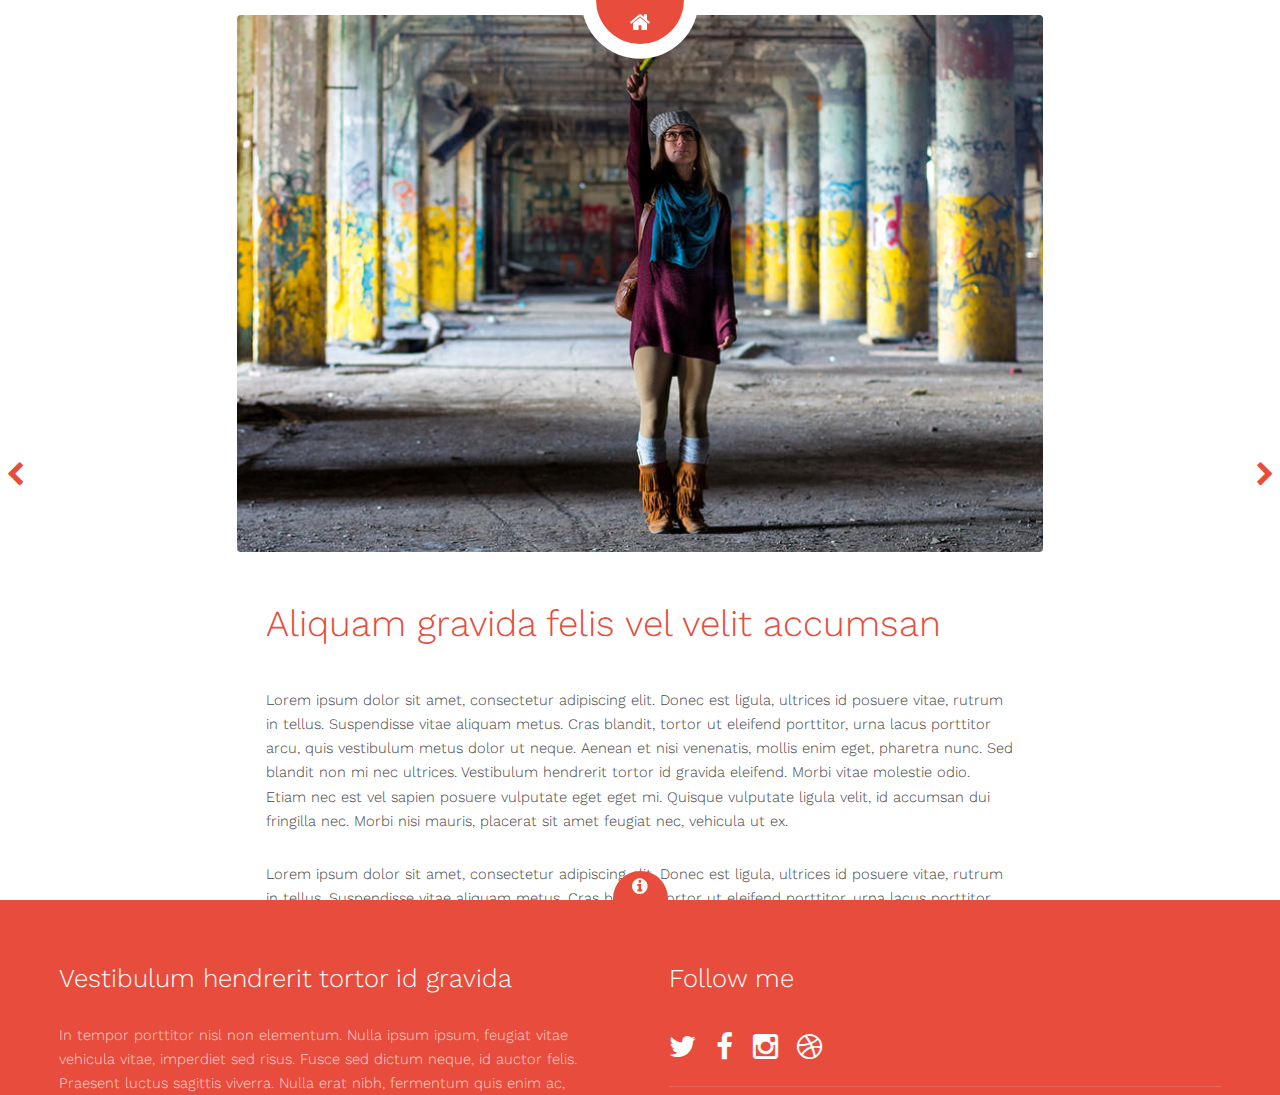
<file: Project Templates/8. Template/detail1.html>
<!DOCTYPE HTML>
<!--
	Radius by TEMPLATED
	templated.co @templatedco
	Released for free under the Creative Commons Attribution 3.0 license (templated.co/license)
-->
<html>
	<head>
		<title>Detail 1 - Radius by TEMPLATED</title>
		<meta charset="utf-8" />
		<meta name="viewport" content="width=device-width, initial-scale=1" />
		<link rel="stylesheet" href="assets/css/main.css" />
	</head>
	<body>

		<!-- Header -->
			<header id="header" class="preview">
				<div class="inner">
					<div class="content">
						<h1>Radius</h1>
						<h2>A fully responsive masonry style portfolio template.</h2>
					</div>
					<a href="index.html" class="button hidden"><span>Let's Go</span></a>
				</div>
			</header>

		<!-- Main -->
			<div id="preview">
				<div class="inner">
					<div class="image fit">
						<img src="images/pic05.jpg" alt="" />
					</div>
					<div class="content">
						<header>
							<h2>Aliquam gravida felis vel velit accumsan</h2>
						</header>
						<p>Lorem ipsum dolor sit amet, consectetur adipiscing elit. Donec est ligula, ultrices id posuere vitae, rutrum in tellus. Suspendisse vitae aliquam metus. Cras blandit, tortor ut eleifend porttitor, urna lacus porttitor arcu, quis vestibulum metus dolor ut neque. Aenean et nisi venenatis, mollis enim eget, pharetra nunc. Sed blandit non mi nec ultrices. Vestibulum hendrerit tortor id gravida eleifend. Morbi vitae molestie odio. Etiam nec est vel sapien posuere vulputate eget eget mi. Quisque vulputate ligula velit, id accumsan dui fringilla nec. Morbi nisi mauris, placerat sit amet feugiat nec, vehicula ut ex.</p>
						<p>Lorem ipsum dolor sit amet, consectetur adipiscing elit. Donec est ligula, ultrices id posuere vitae, rutrum in tellus. Suspendisse vitae aliquam metus. Cras blandit, tortor ut eleifend porttitor, urna lacus porttitor arcu, quis vestibulum metus dolor ut neque. Aenean et nisi venenatis, mollis enim eget, pharetra nunc. Sed blandit non mi nec ultrices. Vestibulum hendrerit tortor id gravida eleifend. Morbi vitae molestie odio. Etiam nec est vel sapien posuere vulputate eget eget mi. Quisque vulputate ligula velit, id accumsan dui fringilla nec. Morbi nisi mauris, placerat sit amet feugiat nec, vehicula ut ex.</p>
					</div>
				</div>
				<a href="detail1.html" class="nav previous"><span class="fa fa-chevron-left"></span></a>
				<a href="detail2.html" class="nav next"><span class="fa fa-chevron-right"></span></a>
			</div>

		<!-- Footer -->
			<footer id="footer">
				<a href="#" class="info fa fa-info-circle"><span>About</span></a>
				<div class="inner">
					<div class="content">
						<h3>Vestibulum hendrerit tortor id gravida</h3>
						<p>In tempor porttitor nisl non elementum. Nulla ipsum ipsum, feugiat vitae vehicula vitae, imperdiet sed risus. Fusce sed dictum neque, id auctor felis. Praesent luctus sagittis viverra. Nulla erat nibh, fermentum quis enim ac, ultrices euismod augue. Proin ligula nibh, pretium at enim eget, tempor feugiat nulla.</p>
					</div>
					<div class="copyright">
						<h3>Follow me</h3>
						<ul class="icons">
							<li><a href="#" class="icon fa-twitter"><span class="label">Twitter</span></a></li>
							<li><a href="#" class="icon fa-facebook"><span class="label">Facebook</span></a></li>
							<li><a href="#" class="icon fa-instagram"><span class="label">Instagram</span></a></li>
							<li><a href="#" class="icon fa-dribbble"><span class="label">Dribbble</span></a></li>
						</ul>
						&copy; Untitled. Design: <a href="https://templated.co">TEMPLATED</a>. Images: <a href="https://unsplash.com/">Unsplash</a>.
					</div>
				</div>
			</footer>

		<!-- Scripts -->
			<script src="assets/js/jquery.min.js"></script>
			<script src="assets/js/skel.min.js"></script>
			<script src="assets/js/util.js"></script>
			<script src="assets/js/main.js"></script>

	</body>
</html>
</file>
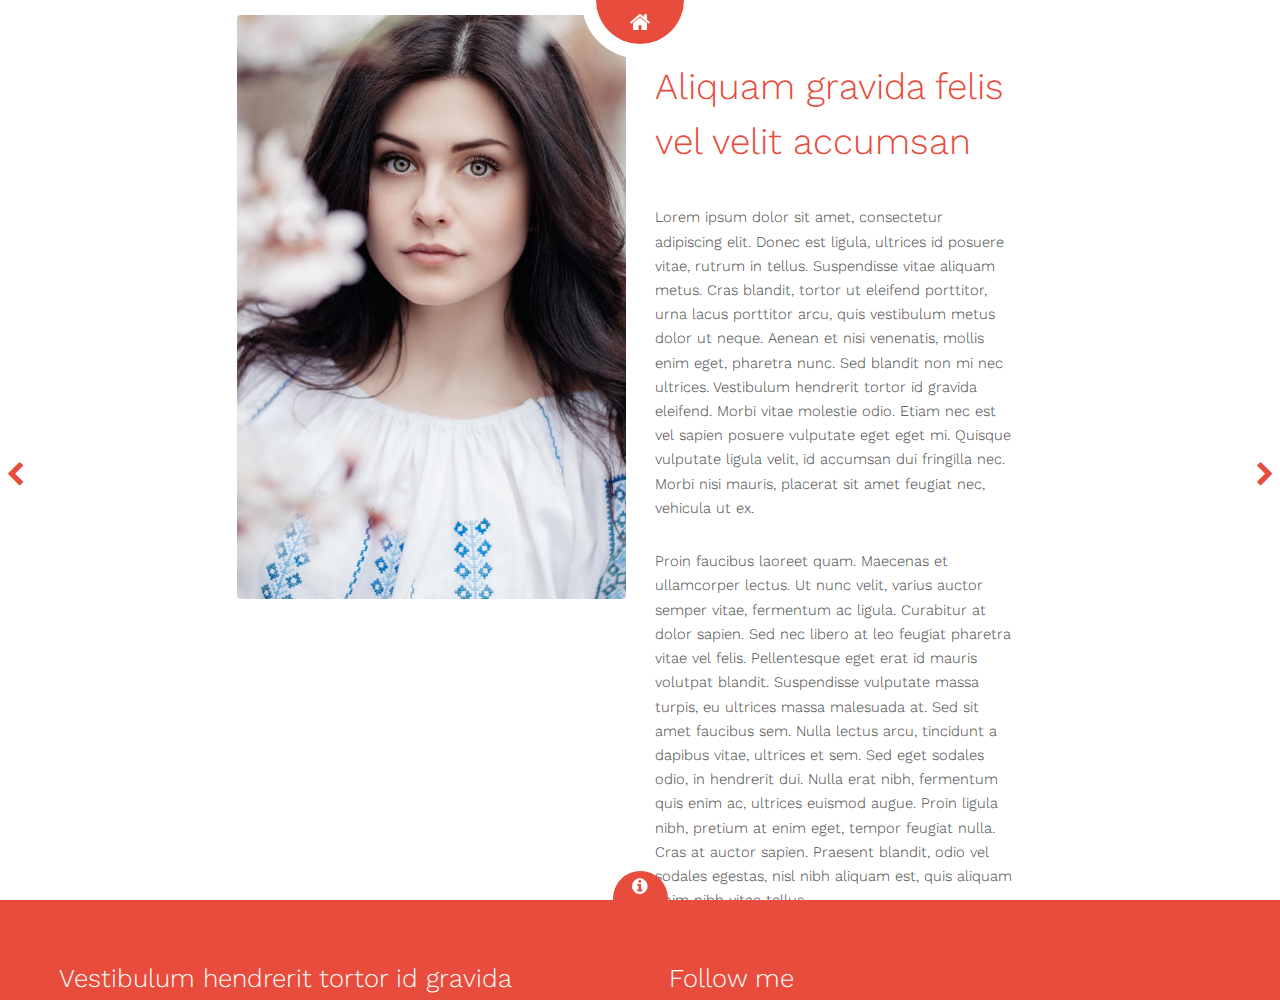
<file: Project Templates/8. Template/detail2.html>
<!DOCTYPE HTML>
<!--
	Radius by TEMPLATED
	templated.co @templatedco
	Released for free under the Creative Commons Attribution 3.0 license (templated.co/license)
-->
<html>
	<head>
		<title>Detail 2 - Radius by TEMPLATED</title>
		<meta charset="utf-8" />
		<meta name="viewport" content="width=device-width, initial-scale=1" />
		<link rel="stylesheet" href="assets/css/main.css" />
	</head>
	<body>

		<!-- Header -->
			<header id="header" class="preview">
				<div class="inner">
					<div class="content">
						<h1>Radius</h1>
						<h2>A fully responsive masonry style portfolio template.</h2>
					</div>
					<a href="index.html" class="button hidden"><span>Let's Go</span></a>
				</div>
			</header>

		<!-- Main -->
			<div id="preview" class="vertical">
				<div class="inner">
					<div class="image fit">
						<img src="images/pic04.jpg" alt="" />
					</div>
					<div class="content">
						<header>
							<h2>Aliquam gravida felis vel velit accumsan</h2>
						</header>
						<p>Lorem ipsum dolor sit amet, consectetur adipiscing elit. Donec est ligula, ultrices id posuere vitae, rutrum in tellus. Suspendisse vitae aliquam metus. Cras blandit, tortor ut eleifend porttitor, urna lacus porttitor arcu, quis vestibulum metus dolor ut neque. Aenean et nisi venenatis, mollis enim eget, pharetra nunc. Sed blandit non mi nec ultrices. Vestibulum hendrerit tortor id gravida eleifend. Morbi vitae molestie odio. Etiam nec est vel sapien posuere vulputate eget eget mi. Quisque vulputate ligula velit, id accumsan dui fringilla nec. Morbi nisi mauris, placerat sit amet feugiat nec, vehicula ut ex.</p>
						<p>Proin faucibus laoreet quam. Maecenas et ullamcorper lectus. Ut nunc velit, varius auctor semper vitae, fermentum ac ligula. Curabitur at dolor sapien. Sed nec libero at leo feugiat pharetra vitae vel felis. Pellentesque eget erat id mauris volutpat blandit. Suspendisse vulputate massa turpis, eu ultrices massa malesuada at. Sed sit amet faucibus sem. Nulla lectus arcu, tincidunt a dapibus vitae, ultrices et sem. Sed eget sodales odio, in hendrerit dui. Nulla erat nibh, fermentum quis enim ac, ultrices euismod augue. Proin ligula nibh, pretium at enim eget, tempor feugiat nulla. Cras at auctor sapien. Praesent blandit, odio vel sodales egestas, nisl nibh aliquam est, quis aliquam enim nibh vitae tellus.</p>
					</div>
				</div>
				<a href="detail1.html" class="nav previous"><span class="fa fa-chevron-left"></span></a>
				<a href="detail2.html" class="nav next"><span class="fa fa-chevron-right"></span></a>
			</div>

		<!-- Footer -->
			<footer id="footer">
				<a href="#" class="info fa fa-info-circle"><span>About</span></a>
				<div class="inner">
					<div class="content">
						<h3>Vestibulum hendrerit tortor id gravida</h3>
						<p>In tempor porttitor nisl non elementum. Nulla ipsum ipsum, feugiat vitae vehicula vitae, imperdiet sed risus. Fusce sed dictum neque, id auctor felis. Praesent luctus sagittis viverra. Nulla erat nibh, fermentum quis enim ac, ultrices euismod augue. Proin ligula nibh, pretium at enim eget, tempor feugiat nulla.</p>
					</div>
					<div class="copyright">
						<h3>Follow me</h3>
						<ul class="icons">
							<li><a href="#" class="icon fa-twitter"><span class="label">Twitter</span></a></li>
							<li><a href="#" class="icon fa-facebook"><span class="label">Facebook</span></a></li>
							<li><a href="#" class="icon fa-instagram"><span class="label">Instagram</span></a></li>
							<li><a href="#" class="icon fa-dribbble"><span class="label">Dribbble</span></a></li>
						</ul>
						&copy; Untitled. Design: <a href="https://templated.co">TEMPLATED</a>. Images: <a href="https://unsplash.com/">Unsplash</a>.
					</div>
				</div>
			</footer>

		<!-- Scripts -->
			<script src="assets/js/jquery.min.js"></script>
			<script src="assets/js/skel.min.js"></script>
			<script src="assets/js/util.js"></script>
			<script src="assets/js/main.js"></script>

	</body>
</html>
</file>
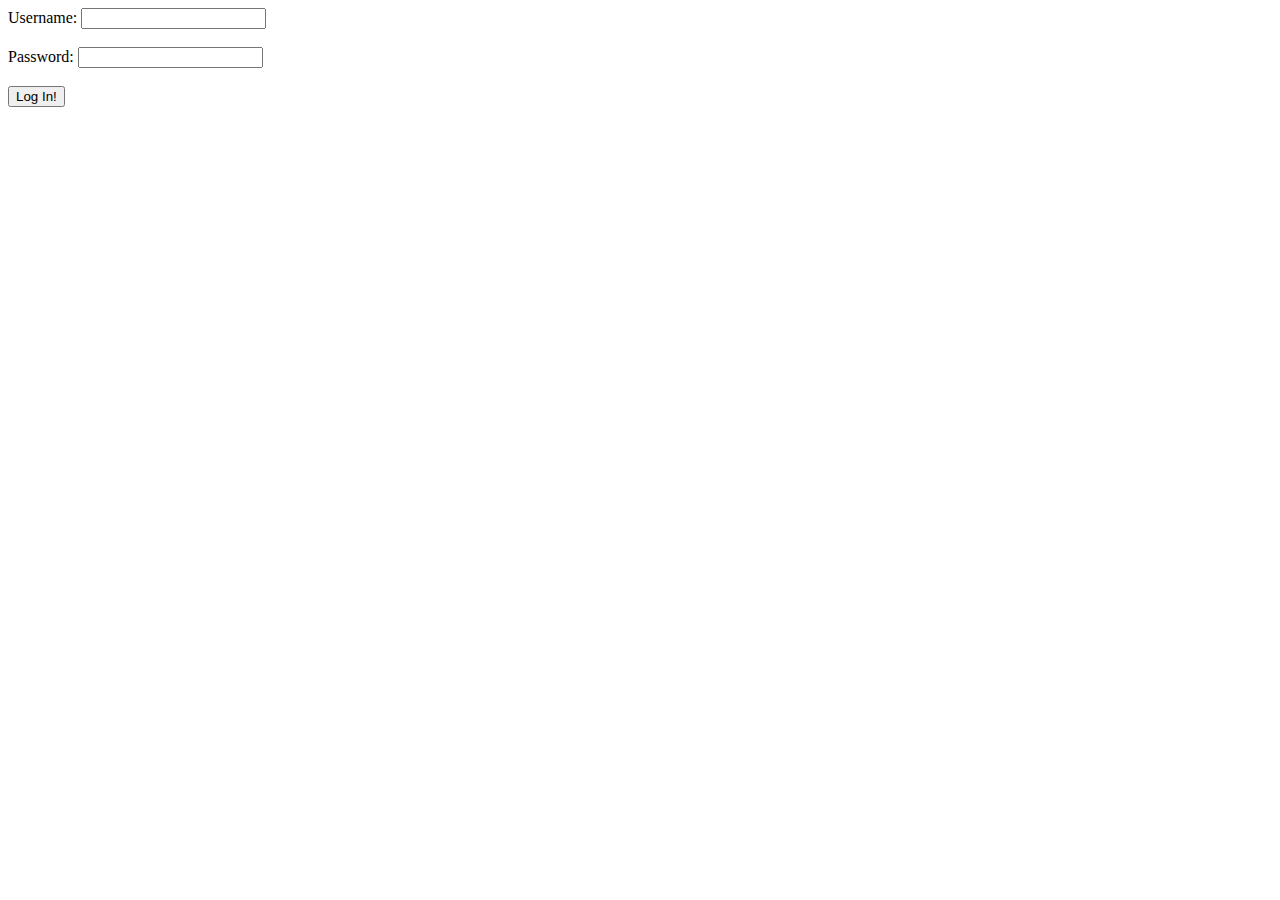
<file: Project Templates/6. Template/Reg_no_db/login.html>
<!DOCTYPE html>
<html>
<head>
<meta charset="UTF-8">
<title>Login without DB</title>
</head>
<body>
<form action="login.php" method="post">

	<label>Username: </label>
	<input type="text" name="username">
<br/><br/>
	<label>Password: </label>
	<input type="password" name="password">
<br/><br/>
	<input type="submit" name="submit" value="Log In!">
</form>


</body>
</html>
</file>
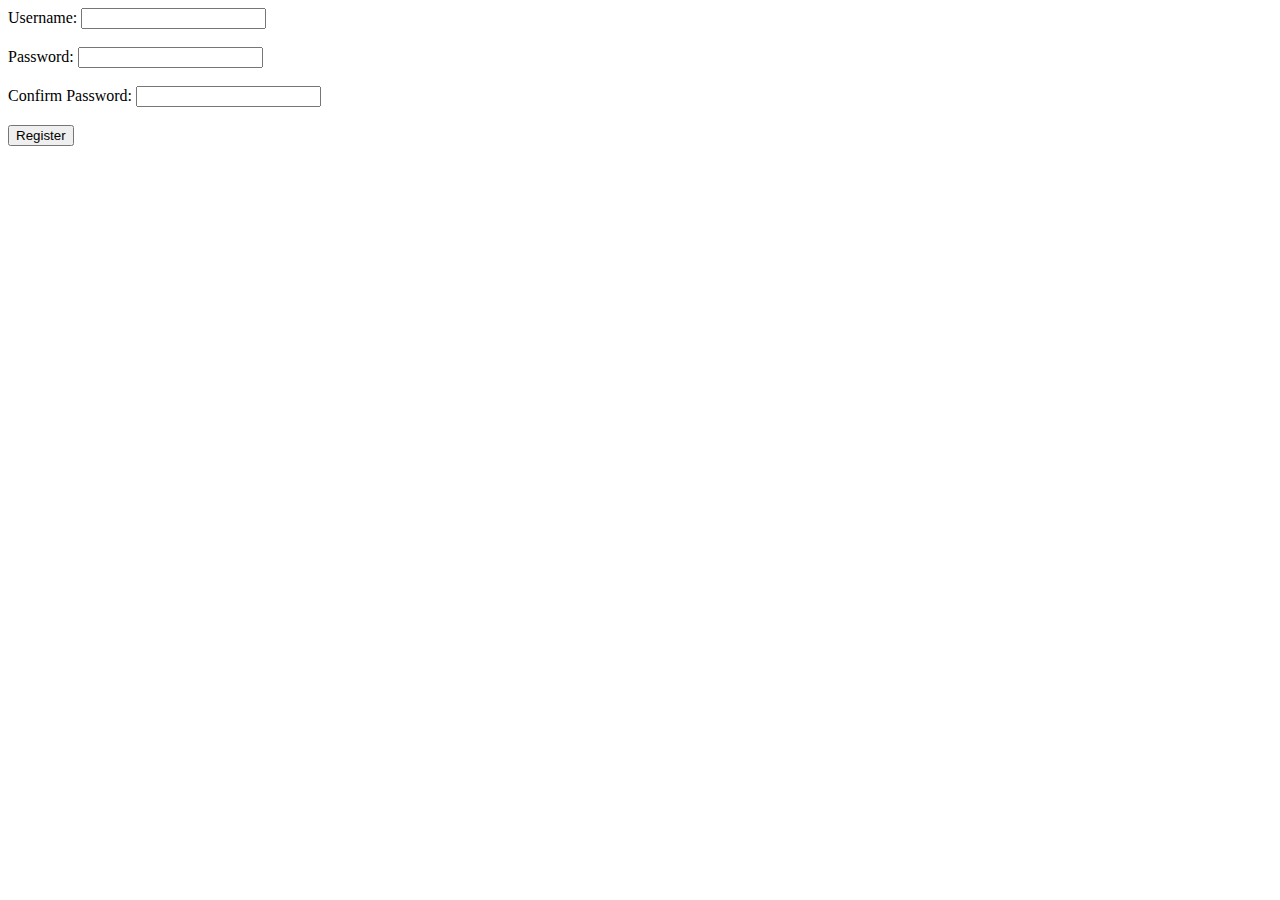
<file: Project Templates/6. Template/Reg_no_db/registration.html>
<!DOCTYPE html>
<html>
<head>
<meta charset="UTF-8">
<title>Registration without DB</title>
</head>
<body>
<form action="register.php" method="post">

	<label>Username: </label>
	<input type="text" name="username">
<br/><br/>
	<label>Password: </label>
	<input type="password" name="password">
<br/><br/>
	<label>Confirm Password: </label>
	<input type="password" name="password2">
<br/><br/>
	<input type="submit" name="submit" value="Register">
</form>


</body>
</html>
</file>
<file: Project Templates/3. Template/css.css>
* {
	margin: 0;
	padding: 0;
}

.wrapper {
	width: 90%;
	margin: 0 auto;
}
/*HEADER*/
.main_header {
	width: 100%;
	height: auto;
	padding: 1% 0;	
}
.main_header h1 {
	font-size: 5em;	
	float: left;	
}
.main_menu {
	list-style: none;	
	float: right;
	margin-top: 2%;
	text-align: right;
}
.main_menu ul li {
	display: inline-block;	
	width: 100px;	
}
.main_menu ul li a{
	text-decoration: none;
	color: gray;	
	padding: 2%;
	width: 200px;
	font-size: 1.5em;	
}
.active a{
	color: red;
}
.main_header:before, .main_header:after {
    content:"";
    display:table;
} 
.main_header:after {
    clear:both;
}

/*SHOWCASE*/
.main_showcase {
	background-image: url('main_Image.jpg');
	margin-top: 2%;
	width: 100%;
	height: 400px;
	color: white;	
	border: solid black 1px;
}
.main_showcase hgroup, .main_showcase p {
	margin: 3% 8%;
}
.main_showcase hgroup h1 {
	font-size: 4em;
}
.main_showcase hgroup h2 {
	font-size: 2em;
}
.main_showcase hgroup h3 {
	font-size: 1.5em;
}

/*CONTENT*/
.content {
	width: 100%;
	height: auto;
	margin-top: 2%;		
}
.content .content_blocks {
	width: 30%;
	float: left;		
}
#content_block_01, #content_block_02 {
	margin-right: 5%;
}
.content .content_blocks h1 {
	font-size: 2em;
}
.content .content_blocks .icon {
	float: left;
	margin-right: 2%;	
	width: 25px;
	height: 25px;
}
.content_block_img {
	border-radius: 10px;
	margin-top: 2%;
	width: 100%;
}
.content .content_blocks p {
	text-align: justify;
}
.content .content_blocks p a{
	font-size: 1em;
	margin-top: 2%;
	color: gray;
	text-decoration: none;	
}
.content .content_blocks p:hover {
	text-decoration: underline;	
}
.content:before, .content:after {
    content:"";
    display:table;
} 
.content:after {
    clear:both;
}

/*FOOTER*/
.main_footer {
	margin-top: 5%;
	width: 100%;
	padding: 2% 0;
	color: gray;	
}
.main_footer p {
	float: left;
}
.main_footer .social{
	float: right;
}
.main_footer .social img {
	width: 25px;
	height: 25px;
}
.main_footer:before, .main_footer:after {
    content:"";
    display:table;
} 
.main_footer:after {
    clear:both;
}

/*MEDIA*/
@media screen and (max-width: 750px) {
	.main_menu {
		float: left;	
		margin: 0 auto;	
		text-align: center;
		width: 100%;
	}
	.content .content_blocks {
		width: 100%;
		clear: both;
		margin: 2% 0;
	}
	#content_block_01, #content_block_02 {
		margin-right: 0;
	}
}
</file>
<file: Project Templates/6. Template/css/styles.css>
/*============
  Main Style
============*/

*, *:before, *:after {
  box-sizing: border-box;
}
img {
  max-width: 100%;
}
.profile-image {
  padding: 35px 50px;
}
body {
  background-color: #B4A8D2;
  text-align: center;
  margin: 0;
  padding: 0;
}
h1, h2, h3, h4 {
  font-family: 'Francois One', sans-serif;
}
p, li {
  font-size: 1.1em;
  margin: 0 15px 10px 15px;
  font-family: 'Didact Gothic', sans-serif;
}
a {
  text-decoration: none;
}
a:hover {
  color: #723E8E;
}
.nav-header, a, .contact h2, footer {
  color: #5B4492;
}
.nav-link h3 {
  color: #38373A;
  background-color: #F8F7FA;
  padding: 10px;
  margin: 2px 15px;
  border-radius: 2px;
}
.nav-link h3:hover {
  color: #68676A;
}
.header-content, .contact {
  color: #2E1863;
}
.portfolio {
  color: #38373A;
  background-color: #F8F7FA;
}
.portfolio-container {
  padding-bottom: 50px;
}
.portfolio-heading {
  padding: 35px 0 20px;
}
.section-image {
  padding: 15px;
}
.skills {
  color: #38373A;
  background-color: #E0AB26;
  margin: 0;
  padding: 0 0 50px 0;
}
.skills h2 {
  padding: 10px;
}
.skills ul li {
  display: inline;
  padding: 0;
  margin: 0;
  list-style: none;
}
ul {
  padding: 0;
  margin: 0;
}
.contact-title, .contact-info {
  padding: 5px;
  align-self: flex-end;
}
.contact-info {
  font-size: 1.1em;
  font-weight: bold;
}
footer {
  margin: 15px;
  border-top: 1px solid #4E3883;
}
.contact {
  padding: 0 0 35px 0;
}
.contact h2 {
  padding: 10px;
}
.footer-nav-medium {
  display: none;
}

/*=========
  Flexbox
=========*/

header, nav {
  display: flex;
  flex-direction: column;
  flex-wrap: wrap;
}
.skills, ul {
  display: flex;
  flex-wrap: wrap;
  justify-content: center;
}
.skills h2 {
  color: #382800;
  width: 100vw;
}
.skills ul li {
  flex: 1 0 160px;
}
.contact-item {
  display: flex;
  justify-content: center;
}
footer {
  display: flex;
  justify-content: center;
}
footer h3 {
  margin-right: auto;
}

/*===============
  Media Queries
===============*/

@media screen and (min-width: 768px) {

  .nav-link h3:hover {
    color: #723E8E;
  }
  .nav-link h3 {
    color: #5B4492;
    background-color: #B4A8D2;
  }
  .profile-image {
    padding: 0 30px 0 0;
    width:100%;
  }
  .header-content {
    padding: 35px 15px;
    text-align: left;
  }
  .header-content p {
    font-size: 1.3em;
    padding-left: 30px;
  }
  .portfolio-container {
    padding: 15px;
  }
  .section {
    padding: 0 5px 50px;
  }
  .section-image {
    padding: 0;
    width: 100%;
  }
  footer {
    margin: 10px 40px 35px;
  }
  .footer-nav-small {
    display: none;
  }
  .footer-nav-medium {
    display: inline-flex;
    padding-left: 1em;
  }
  

/*=========
  Flexbox
=========*/
  nav {
    flex-direction: row;
    justify-content: center;
  }
  nav h1 {
    width: 100vw;
  }
  .header-content {
    display: flex;
    justify-content: center;
  }
  .flex-image {
    flex: 1;
  }
  .header-content p {
    flex: 1.3;
    order: -1;
  }
  .portfolio {
    display: flex;
    flex-wrap: wrap;
    justify-content: center;
  }
  .portfolio-container {
    display: flex;
    justify-content: center;
    flex-wrap: wrap;
  }
  .section {
    max-width: 45vw;
  }
  .skills ul li {
    flex: 1 0 220px;
  }
  .contact p {
    padding: 0 15vw;
  }
  
}

@media screen and (min-width: 1024px) {

  .portfolio {
    margin: 20px;
  }
  
/*=========
  Flexbox
=========*/

  nav h1 {
    width: auto;
    margin-right: auto;
  }
  nav h1, .nav-link {
    align-self: center;
  }
  .nav-link h3 {
    padding-right: 40px;
    margin: 0;
  }
  .nav-brand {
    padding-left: 40px;
    border-radius: 2px;
  }
  .header-content p {
    margin: 0;
    padding-right: 75px;
  }
  .section {
    max-width: 30vw;
  }
  .skills {
    margin: 20px 25vw;
  }
  
}

@media screen and (min-width: 1200px) {

  h1 {
    font-size: 2em;
  }
  h2 {
    font-size: 1.8em;
  }
  h3 {
    font-size: 1.5em;
  }
  .header-content p {
    font-size: 2.1em;
  }
  p, li {
    font-size: 1.6em;
  }
  .contact-info, .contact-title {
    font-size: 1.5em;
  }
  
}
</file>
<file: Project Templates/5. Template/css/main.css>
/*! HTML5 Boilerplate v5.0 | MIT License | http://h5bp.com/ */

html {
    color: #222;
    font-size: 1em;
    line-height: 1.4;
}

::-moz-selection {
    background: #b3d4fc;
    text-shadow: none;
}

::selection {
    background: #b3d4fc;
    text-shadow: none;
}

hr {
    display: block;
    height: 1px;
    border: 0;
    border-top: 1px solid #ccc;
    margin: 1em 0;
    padding: 0;
}

audio,
canvas,
iframe,
img,
svg,
video {
    vertical-align: middle;
}

fieldset {
    border: 0;
    margin: 0;
    padding: 0;
}

textarea {
    resize: vertical;
}

.browserupgrade {
    margin: 0.2em 0;
    background: #ccc;
    color: #000;
    padding: 0.2em 0;
}


/* ==========================================================================
   Author's custom styles
   ========================================================================== */
a {
    color:#333;
    text-decoration: none;
}

h2 {
    font-size: 25px;
}

header, div, h1, h2, ul, li, footer, nav, p {
    margin: 0;
    padding: 0;
}

.container {
    margin: 0 auto;
    width: 80%;
    overflow: hidden;
}

#main-header {
    height: 70px;
    background-color: #333;
    overflow: hidden;
}

#branding {
    float: left; 
}

#branding h1 {    
    color: aliceblue;   
    padding: 12px 0 0 90px;
}

#branding img {
    position: absolute;
}

#main-nav ul {
    float: right;
    margin: 25px 100px 0 0 ;
    font-weight: bold;  
            
}
#main-nav li{
    float: left;
    color: aliceblue;
    margin: 0 25px 0 25px;
    text-transform: uppercase;
    list-style: square;
}

    
#main-nav a {
    color: aliceblue;
}

#main-nav a:hover{
    color:darkgoldenrod;
}

section{
    float: left;
    width: 65%;    
    border: 1px solid #ccc;
    border-radius: 10px;
    padding: 0 20px 20px 20px;
}

article {
    border-bottom: 1px dotted grey;
    padding: 10px 0 20px 0;
}

article h2{
    padding: 10px 0 10px 0; 
}

article div{
    background-color: #333;
    color: aliceblue;
    padding: 3px 0 3px 0;
}

article img{
    width: 90%;
}

article p{
    font-size: 18px;
}

article .readMore{
    display: block;
    text-align: center;
    width: 97%;
    padding: 5px 0 5px 0;
    background: #f4f4f4;
    border: 1px solid grey;
    border-radius: 10px;    
}

article .readMore:hover{
    background: #ccc;
}

article .meta span{
    float: right;
}
    
#sidebar{
    float: right;
    width: 30%;
}

.search {
    margin: 10px 0 10px 10px;
}
.search input[type="search"] {
    border: 1px solid grey;
    border-radius: 5px;
    height: 25px;
    width: 85%;
    float: left;
    margin-right: 3px;
    padding: 3px;
}

.search input[type="image"] {
    height: 25px;
    width: 8%;
    padding: 3px;
}

#sub-nav{
    margin: 0 0 40px 10px;    
}

#sub-nav li{
    border-bottom: 1px dotted grey;
    padding: 10px 0 10px 0;
    border-radius: 5px;
    font-weight: bold;
    font-size: 18px;
    list-style: none;
}

#sub-nav a:hover{
    color: red;
}

aside .ad img{
    height: 250px;
    width: 95%;
}

#main-footer{
    margin: 30px;
    padding: 20px 0 20px 0;
    background-color: #333;
    height: 300px;
    margin: 0; 
    overflow: auto;
}

#footer-right{
    float: right;
    width: 70%;       
}

#footer-left{
    float: left;
    width:21%;
    font-weight: bold;
    color:bisque;
    padding-left: 20px;
    margin-left: 70px;
}

#main-footer .footer-nav{
    width: 30%;
    float: left;
    padding-left: 5px;
    margin-right: 20px;
}

#main-footer .footer-nav li{
    padding: 5px 0 3px 0;
    margin-bottom: 10px;
    list-style: none;
    font-size: 18px;
    font-weight: bold;
    border-bottom: 1px dotted #f4f4f4;
}

.footer-nav a {
    color:aliceblue;
}

.footer-nav a:hover{
    color:bisque;
    
}

#singlePost {
    border-bottom: none;
    
}
#singlePost p {
    padding: 5px 0 3px 0;
    
}

#singlePost p span{
    font-weight: bold;
    padding-right: 12px;
}


#comments {
    margin-top: 15px;
    border-top: 1px dotted grey;
}

.user {
    height: 100px;
    background-color: white;
    color: black;
    border-bottom:1px dotted grey; 
    margin-bottom: 15px;
}

.user img{
    height: 50px;
    width: 6%;
    float: left;
    padding: 0 10px 0 0;
}
   
.user .userComments{
     
}

.comment-Form {
    padding: 10px 0 20px 20px;  
    border-radius: 10px;
}

.comment-Form label {
    font-weight: bold;    
}

.comment-Form input[type="text"] {
    border-radius: 7px;
    width: 60%;
    height: 30px;
}

.comment-Form input[type="email"] {
    border-radius: 7px;
    width: 60%;
    height: 30px;
}

.comment-Form textarea {
    border-radius: 7px;
    width: 60%;
    
}

.comment-Form input[type="submit"] {
    border-radius: 7px;
    width: 20%;
    height: 30px;
    color: black;
    font-weight: bold;
    font-size: 18px;
}

.comment-Form input[type="submit"]:hover{
    background-color:bisque;
}

#add-post {
    margin: 20px 0 20px 0;
}

#add-post h2 {
    margin: 20px 0 20px 0;
    text-align: center;
}

#add-post label {
    font-weight: bold;
}

#add-post input {
    margin: 3px 0 5px 0;
    border-radius: 7px;
    height: 30px;
    width: 50%;
    border: 1px solid grey;
}

#add-post input[type="file"] {
    border: none;
}


#add-post select {
    margin: 5px 0 5px 0;    
}

#add-post textarea {
    margin: 5px 0 55px 0; 
    width: 50%;
    height: 200px;
    border-radius: 7px;    
}

#add-post button {
    margin: 30px 0 5px 0;
    font-weight: bold;
    width: 20%;
    height: 35px;
}













/* ==========================================================================
   Media Queries
   ========================================================================== */

@media only screen and (max-width: 1090px) {
    
    #main-header .container {
        width:100%;
    }
    
    #main-nav ul{        
        margin: 25px 0 0 0;
        padding: 0;
    }
    
    #sidebar {
        float: none;
        width: 100%;
    }
    
    .search input[type="image"] {
        height: 25px;
        width: 5%;
    
    }
    
    section {
        float: none;
        width: 93%;
        margin-bottom: 30px;
        
    }
    
    aside .ad img {
        height: 350px;
        width: 70%;
        margin-bottom: 30px;       
    }   
    
     
    #footer-right {
        float: none;
        width: 100%;
        
    }
    
    #footer-left {
        float: none;
        width: 100%;
        padding: 0 0 10px 30px;
        margin: 0;
        text-align: center;
    }
    
    #main-footer .footer-nav{
        
        float: none;
        width: 100%;
        margin: 10px 0 50px 30px;
    }
    
    
    
    
        
    }
    
@media only screen and (max-width: 730px) {
    
    #main-header .container {
        width:100%;
    }
    
    #main-header {
        height: 100px;
    }
    
    #main-nav ul{        
        margin: 7px 0 0 0;
        padding: 0;        
    }  
    
    #main-nav li{
        margin: 5px 0 0 0;
        padding-right: 5px;
        float:none;  
    }
    
    section {        
        width: 90%;          
    }    

}

@media only screen and (max-width:470px) {
        
    #branding {
        width: 53%
    }
    
    #main-nav {
        margin: 0;               
    }
    
    #main-nav ul{        
        margin: 10px 0 0 0;        
    }
    
    
    section {        
        width: 80%;          
    }
        
}

@media print,
       (-o-min-device-pixel-ratio: 5/4),
       (-webkit-min-device-pixel-ratio: 1.25),
       (min-resolution: 120dpi) {

}

/* ==========================================================================
   Helper classes
   ========================================================================== */

.hidden {
    display: none !important;
    visibility: hidden;
}

.visuallyhidden {
    border: 0;
    clip: rect(0 0 0 0);
    height: 1px;
    margin: -1px;
    overflow: hidden;
    padding: 0;
    position: absolute;
    width: 1px;
}

.visuallyhidden.focusable:active,
.visuallyhidden.focusable:focus {
    clip: auto;
    height: auto;
    margin: 0;
    overflow: visible;
    position: static;
    width: auto;
}

.invisible {
    visibility: hidden;
}

.clearfix:before,
.clearfix:after {
    content: " ";
    display: table;
}

.clearfix:after {
    clear: both;
}

.clearfix {
    *zoom: 1;
}

/* ==========================================================================
   Print styles
   ========================================================================== */

@media print {
    *,
    *:before,
    *:after {
        background: transparent !important;
        color: #000 !important;
        box-shadow: none !important;
        text-shadow: none !important;
    }

    a,
    a:visited {
        text-decoration: underline;
    }

    a[href]:after {
        content: " (" attr(href) ")";
    }

    abbr[title]:after {
        content: " (" attr(title) ")";
    }

    a[href^="#"]:after,
    a[href^="javascript:"]:after {
        content: "";
    }

    pre,
    blockquote {
        border: 1px solid #999;
        page-break-inside: avoid;
    }

    thead {
        display: table-header-group;
    }

    tr,
    img {
        page-break-inside: avoid;
    }

    img {
        max-width: 100% !important;
    }

    p,
    h2,
    h3 {
        orphans: 3;
        widows: 3;
    }

    h2,
    h3 {
        page-break-after: avoid;
    }
}
</file>
<file: Project Templates/8. Template/assets/css/main.css>
@import url(font-awesome.min.css);
@import url(https://fonts.googleapis.com/css?family=Pattaya|Work+Sans:400,200,300);

/*
	Radius by TEMPLATED
	templated.co @templatedco
	Released for free under the Creative Commons Attribution 3.0 license (templated.co/license)
*/

/* Reset */

	html, body, div, span, applet, object, iframe, h1, h2, h3, h4, h5, h6, p, blockquote, pre, a, abbr, acronym, address, big, cite, code, del, dfn, em, img, ins, kbd, q, s, samp, small, strike, strong, sub, sup, tt, var, b, u, i, center, dl, dt, dd, ol, ul, li, fieldset, form, label, legend, table, caption, tbody, tfoot, thead, tr, th, td, article, aside, canvas, details, embed, figure, figcaption, footer, header, hgroup, menu, nav, output, ruby, section, summary, time, mark, audio, video {
		margin: 0;
		padding: 0;
		border: 0;
		font-size: 100%;
		font: inherit;
		vertical-align: baseline;
	}

	article, aside, details, figcaption, figure, footer, header, hgroup, menu, nav, section {
		display: block;
	}

	body {
		line-height: 1;
	}

	ol, ul {
		list-style: none;
	}

	blockquote, q {
		quotes: none;
	}

	blockquote:before, blockquote:after, q:before, q:after {
		content: '';
		content: none;
	}

	table {
		border-collapse: collapse;
		border-spacing: 0;
	}

	body {
		-webkit-text-size-adjust: none;
	}

/* Box Model */

	*, *:before, *:after {
		-moz-box-sizing: border-box;
		-webkit-box-sizing: border-box;
		box-sizing: border-box;
	}

/* Basic */

	@-ms-viewport {
		width: device-width;
	}

	@media screen and (max-width: 480px) {

		html, body {
			min-width: 320px;
		}

	}

	body {
		background: #fff;
	}

		body.is-loading *, body.is-loading *:before, body.is-loading *:after {
			-moz-animation: none !important;
			-webkit-animation: none !important;
			-ms-animation: none !important;
			animation: none !important;
			-moz-transition: none !important;
			-webkit-transition: none !important;
			-ms-transition: none !important;
			transition: none !important;
		}

/* Type */

	body {
		background-color: #fff;
		color: #444;
	}

	body, input, select, textarea {
		font-family: "Work Sans", sans-serif;
		font-size: 13pt;
		font-weight: 300;
		line-height: 1.65;
	}

		@media screen and (max-width: 1680px) {

			body, input, select, textarea {
				font-size: 11pt;
			}

		}

		@media screen and (max-width: 1280px) {

			body, input, select, textarea {
				font-size: 11pt;
			}

		}

		@media screen and (max-width: 980px) {

			body, input, select, textarea {
				font-size: 12pt;
			}

		}

		@media screen and (max-width: 736px) {

			body, input, select, textarea {
				font-size: 12pt;
			}

		}

		@media screen and (max-width: 480px) {

			body, input, select, textarea {
				font-size: 12pt;
			}

		}

	a {
		text-decoration: underline;
		outline: 0;
	}

		a:hover {
			text-decoration: none;
		}

	strong, b {
		font-weight: 300;
	}

	em, i {
		font-style: italic;
	}

	p {
		margin: 0 0 2em 0;
	}

	h1, h2, h3, h4, h5, h6 {
		font-weight: 300;
		line-height: 1.5;
		margin: 0 0 1em 0;
	}

		h1 a, h2 a, h3 a, h4 a, h5 a, h6 a {
			color: inherit;
			text-decoration: none;
		}

	h2 {
		font-size: 1.75em;
	}

	h3 {
		font-size: 1.35em;
	}

	h4 {
		font-size: 1.1em;
	}

	h5 {
		font-size: 0.9em;
	}

	h6 {
		font-size: 0.7em;
	}

	sub {
		font-size: 0.8em;
		position: relative;
		top: 0.5em;
	}

	sup {
		font-size: 0.8em;
		position: relative;
		top: -0.5em;
	}

	blockquote {
		border-left: solid 4px;
		font-style: italic;
		margin: 0 0 2em 0;
		padding: 0.5em 0 0.5em 2em;
	}

	code {
		border-radius: 4px;
		border: solid 1px;
		font-family: "Courier New", monospace;
		font-size: 0.9em;
		margin: 0 0.25em;
		padding: 0.25em 0.65em;
	}

	pre {
		-webkit-overflow-scrolling: touch;
		font-family: "Courier New", monospace;
		font-size: 0.9em;
		margin: 0 0 2em 0;
	}

		pre code {
			display: block;
			line-height: 1.75;
			padding: 1em 1.5em;
			overflow-x: auto;
		}

	hr {
		border: 0;
		border-bottom: solid 1px;
		margin: 2em 0;
	}

		hr.major {
			margin: 3em 0;
		}

	.align-left {
		text-align: left;
	}

	.align-center {
		text-align: center;
	}

	.align-right {
		text-align: right;
	}

	input, select, textarea {
		color: #555;
	}

	a {
		color: #e74c3c;
	}

	strong, b {
		color: #555;
	}

	h1, h2, h3, h4, h5, h6 {
		color: #555;
	}

	blockquote {
		border-left-color: rgba(144, 144, 144, 0.25);
	}

	code {
		background: rgba(144, 144, 144, 0.075);
		border-color: rgba(144, 144, 144, 0.25);
	}

	hr {
		border-bottom-color: rgba(144, 144, 144, 0.25);
	}

/* Box */

	.box {
		border-radius: 4px;
		border: solid 1px;
		margin-bottom: 2em;
		padding: 1.5em;
	}

		.box > :last-child,
		.box > :last-child > :last-child,
		.box > :last-child > :last-child > :last-child {
			margin-bottom: 0;
		}

		.box.alt {
			border: 0;
			border-radius: 0;
			padding: 0;
		}

	.box {
		border-color: rgba(144, 144, 144, 0.25);
	}

/* Button */

	input[type="submit"],
	input[type="reset"],
	input[type="button"],
	button,
	.button {
		-moz-appearance: none;
		-webkit-appearance: none;
		-ms-appearance: none;
		appearance: none;
		-moz-transition: background-color 0.2s ease-in-out, color 0.2s ease-in-out;
		-webkit-transition: background-color 0.2s ease-in-out, color 0.2s ease-in-out;
		-ms-transition: background-color 0.2s ease-in-out, color 0.2s ease-in-out;
		transition: background-color 0.2s ease-in-out, color 0.2s ease-in-out;
		border-radius: 4px;
		border: 0;
		cursor: pointer;
		display: inline-block;
		font-weight: 300;
		height: 2.85em;
		line-height: 2.95em;
		padding: 0 2.5em;
		text-align: center;
		text-decoration: none;
		white-space: nowrap;
	}

		input[type="submit"].icon,
		input[type="reset"].icon,
		input[type="button"].icon,
		button.icon,
		.button.icon {
			padding-left: 1.35em;
		}

			input[type="submit"].icon:before,
			input[type="reset"].icon:before,
			input[type="button"].icon:before,
			button.icon:before,
			.button.icon:before {
				margin-right: 0.5em;
			}

		input[type="submit"].alt,
		input[type="reset"].alt,
		input[type="button"].alt,
		button.alt,
		.button.alt {
			background: #FFF;
			color: #e74c3c;
		}

		input[type="submit"].fit,
		input[type="reset"].fit,
		input[type="button"].fit,
		button.fit,
		.button.fit {
			display: block;
			margin: 0 0 1em 0;
			width: 100%;
		}

		input[type="submit"].small,
		input[type="reset"].small,
		input[type="button"].small,
		button.small,
		.button.small {
			font-size: 0.8em;
		}

		input[type="submit"].big,
		input[type="reset"].big,
		input[type="button"].big,
		button.big,
		.button.big {
			font-size: 1.35em;
		}

		input[type="submit"].disabled, input[type="submit"]:disabled,
		input[type="reset"].disabled,
		input[type="reset"]:disabled,
		input[type="button"].disabled,
		input[type="button"]:disabled,
		button.disabled,
		button:disabled,
		.button.disabled,
		.button:disabled {
			-moz-pointer-events: none;
			-webkit-pointer-events: none;
			-ms-pointer-events: none;
			pointer-events: none;
			opacity: 0.25;
		}

		@media screen and (max-width: 480px) {

			input[type="submit"],
			input[type="reset"],
			input[type="button"],
			button,
			.button {
				padding: 0;
			}

		}

/* Form */

	form {
		margin: 0 0 2em 0;
	}

	label {
		display: block;
		font-size: 0.9em;
		font-weight: 300;
		margin: 0 0 1em 0;
	}

	input[type="text"],
	input[type="password"],
	input[type="email"],
	select,
	textarea {
		-moz-appearance: none;
		-webkit-appearance: none;
		-ms-appearance: none;
		appearance: none;
		border-radius: 4px;
		border: none;
		border: solid 1px;
		color: inherit;
		display: block;
		outline: 0;
		padding: 0 1em;
		text-decoration: none;
		width: 100%;
	}

		input[type="text"]:invalid,
		input[type="password"]:invalid,
		input[type="email"]:invalid,
		select:invalid,
		textarea:invalid {
			box-shadow: none;
		}

	.select-wrapper {
		text-decoration: none;
		display: block;
		position: relative;
	}

		.select-wrapper:before {
			-moz-osx-font-smoothing: grayscale;
			-webkit-font-smoothing: antialiased;
			font-family: FontAwesome;
			font-style: normal;
			font-weight: normal;
			text-transform: none !important;
		}

		.select-wrapper:before {
			content: '\f078';
			display: block;
			height: 2.75em;
			line-height: 2.75em;
			pointer-events: none;
			position: absolute;
			right: 0;
			text-align: center;
			top: 0;
			width: 2.75em;
		}

		.select-wrapper select::-ms-expand {
			display: none;
		}

	input[type="text"],
	input[type="password"],
	input[type="email"],
	select {
		height: 2.75em;
	}

	textarea {
		padding: 0.75em 1em;
	}

	input[type="checkbox"],
	input[type="radio"] {
		-moz-appearance: none;
		-webkit-appearance: none;
		-ms-appearance: none;
		appearance: none;
		display: block;
		float: left;
		margin-right: -2em;
		opacity: 0;
		width: 1em;
		z-index: -1;
	}

		input[type="checkbox"] + label,
		input[type="radio"] + label {
			text-decoration: none;
			cursor: pointer;
			display: inline-block;
			font-size: 1em;
			font-weight: 300;
			padding-left: 2.4em;
			padding-right: 0.75em;
			position: relative;
		}

			input[type="checkbox"] + label:before,
			input[type="radio"] + label:before {
				-moz-osx-font-smoothing: grayscale;
				-webkit-font-smoothing: antialiased;
				font-family: FontAwesome;
				font-style: normal;
				font-weight: normal;
				text-transform: none !important;
			}

			input[type="checkbox"] + label:before,
			input[type="radio"] + label:before {
				border-radius: 4px;
				border: solid 1px;
				content: '';
				display: inline-block;
				height: 1.65em;
				left: 0;
				line-height: 1.58125em;
				position: absolute;
				text-align: center;
				top: 0;
				width: 1.65em;
			}

		input[type="checkbox"]:checked + label:before,
		input[type="radio"]:checked + label:before {
			content: '\f00c';
		}

	input[type="checkbox"] + label:before {
		border-radius: 4px;
	}

	input[type="radio"] + label:before {
		border-radius: 100%;
	}

	::-webkit-input-placeholder {
		opacity: 1.0;
	}

	:-moz-placeholder {
		opacity: 1.0;
	}

	::-moz-placeholder {
		opacity: 1.0;
	}

	:-ms-input-placeholder {
		opacity: 1.0;
	}

	.formerize-placeholder {
		opacity: 1.0;
	}

	label {
		color: #555;
	}

	input[type="text"],
	input[type="password"],
	input[type="email"],
	select,
	textarea {
		background: rgba(144, 144, 144, 0.075);
		border-color: rgba(144, 144, 144, 0.25);
	}

		input[type="text"]:focus,
		input[type="password"]:focus,
		input[type="email"]:focus,
		select:focus,
		textarea:focus {
			border-color: #e74c3c;
			box-shadow: 0 0 0 1px #e74c3c;
		}

	.select-wrapper:before {
		color: rgba(144, 144, 144, 0.25);
	}

	input[type="checkbox"] + label,
	input[type="radio"] + label {
		color: #444;
	}

		input[type="checkbox"] + label:before,
		input[type="radio"] + label:before {
			background: rgba(144, 144, 144, 0.075);
			border-color: rgba(144, 144, 144, 0.25);
		}

	input[type="checkbox"]:checked + label:before,
	input[type="radio"]:checked + label:before {
		background-color: #e74c3c;
		border-color: #e74c3c;
		color: #ffffff;
	}

	input[type="checkbox"]:focus + label:before,
	input[type="radio"]:focus + label:before {
		border-color: #e74c3c;
		box-shadow: 0 0 0 1px #e74c3c;
	}

	::-webkit-input-placeholder {
		color: #bbb !important;
	}

	:-moz-placeholder {
		color: #bbb !important;
	}

	::-moz-placeholder {
		color: #bbb !important;
	}

	:-ms-input-placeholder {
		color: #bbb !important;
	}

	.formerize-placeholder {
		color: #bbb !important;
	}

/* Icon */

	.icon {
		text-decoration: none;
		border-bottom: none;
		position: relative;
	}

		.icon:before {
			-moz-osx-font-smoothing: grayscale;
			-webkit-font-smoothing: antialiased;
			font-family: FontAwesome;
			font-style: normal;
			font-weight: normal;
			text-transform: none !important;
		}

		.icon > .label {
			display: none;
		}

/* Image */

	.image {
		border-radius: 4px;
		border: 0;
		display: inline-block;
		position: relative;
	}

		.image img {
			border-radius: 4px;
			display: block;
		}

		.image.left, .image.right {
			max-width: 40%;
		}

			.image.left img, .image.right img {
				width: 100%;
			}

		.image.left {
			float: left;
			margin: 0 1.5em 1em 0;
			top: 0.25em;
		}

		.image.right {
			float: right;
			margin: 0 0 1em 1.5em;
			top: 0.25em;
		}

		.image.fit {
			display: block;
			margin: 0 0 2em 0;
			width: 100%;
		}

			.image.fit img {
				width: 100%;
			}

		.image.main {
			display: block;
			margin: 0 0 3em 0;
			width: 100%;
		}

			.image.main img {
				width: 100%;
			}

/* List */

	ol {
		list-style: decimal;
		margin: 0 0 2em 0;
		padding-left: 1.25em;
	}

		ol li {
			padding-left: 0.25em;
		}

	ul {
		list-style: disc;
		margin: 0 0 2em 0;
		padding-left: 1em;
	}

		ul li {
			padding-left: 0.5em;
		}

		ul.alt {
			list-style: none;
			padding-left: 0;
		}

			ul.alt li {
				border-top: solid 1px;
				padding: 0.5em 0;
			}

				ul.alt li:first-child {
					border-top: 0;
					padding-top: 0;
				}

		ul.icons {
			cursor: default;
			list-style: none;
			padding-left: 0;
		}

			ul.icons li {
				display: inline-block;
				padding: 0 1em 0 0;
			}

				ul.icons li:last-child {
					padding-right: 0;
				}

				ul.icons li .icon:before {
					font-size: 2em;
				}

		ul.actions {
			cursor: default;
			list-style: none;
			padding-left: 0;
		}

			ul.actions li {
				display: inline-block;
				padding: 0 1em 0 0;
				vertical-align: middle;
			}

				ul.actions li:last-child {
					padding-right: 0;
				}

			ul.actions.small li {
				padding: 0 0.5em 0 0;
			}

			ul.actions.vertical li {
				display: block;
				padding: 1em 0 0 0;
			}

				ul.actions.vertical li:first-child {
					padding-top: 0;
				}

				ul.actions.vertical li > * {
					margin-bottom: 0;
				}

			ul.actions.vertical.small li {
				padding: 0.5em 0 0 0;
			}

				ul.actions.vertical.small li:first-child {
					padding-top: 0;
				}

			ul.actions.fit {
				display: table;
				margin-left: -1em;
				padding: 0;
				table-layout: fixed;
				width: calc(100% + 1em);
			}

				ul.actions.fit li {
					display: table-cell;
					padding: 0 0 0 1em;
				}

					ul.actions.fit li > * {
						margin-bottom: 0;
					}

				ul.actions.fit.small {
					margin-left: -0.5em;
					width: calc(100% + 0.5em);
				}

					ul.actions.fit.small li {
						padding: 0 0 0 0.5em;
					}

			@media screen and (max-width: 480px) {

				ul.actions {
					margin: 0 0 2em 0;
				}

					ul.actions li {
						padding: 1em 0 0 0;
						display: block;
						text-align: center;
						width: 100%;
					}

						ul.actions li:first-child {
							padding-top: 0;
						}

						ul.actions li > * {
							width: 100%;
							margin: 0 !important;
						}

							ul.actions li > *.icon:before {
								margin-left: -2em;
							}

					ul.actions.small li {
						padding: 0.5em 0 0 0;
					}

						ul.actions.small li:first-child {
							padding-top: 0;
						}

			}

	dl {
		margin: 0 0 2em 0;
	}

		dl dt {
			display: block;
			font-weight: 300;
			margin: 0 0 1em 0;
		}

		dl dd {
			margin-left: 2em;
		}

	ul.alt li {
		border-top-color: rgba(144, 144, 144, 0.25);
	}

/* Columns */

	.columns {
		position: relative;
		-moz-column-count: 4;
		-webkit-column-count: 4;
		column-count: 4;
		-moz-column-gap: 1em;
		-webkit-column-gap: 1em;
		column-gap: 1em;
	}

		.columns .image {
			position: relative;
			display: inline-block;
			margin: 0 0 .5em;
			width: 100%;
			overflow: hidden;
		}

			.columns .image img {
				-moz-transition: -moz-transform 0.2s ease-in-out;
				-webkit-transition: -webkit-transform 0.2s ease-in-out;
				-ms-transition: -ms-transform 0.2s ease-in-out;
				transition: transform 0.2s ease-in-out;
				-webkit-backface-visibility: hidden;
				-webkit-transform: translate3D(0, 0, 0);
			}

			.columns .image:hover img {
				-moz-transform: scale(1.1);
				-webkit-transform: scale(1.1);
				-ms-transform: scale(1.1);
				transform: scale(1.1);
			}

		@media screen and (max-width: 736px) {

			.columns {
				-moz-column-count: 2;
				-webkit-column-count: 2;
				column-count: 2;
			}

		}

		@media screen and (max-width: 480px) {

			.columns {
				-moz-column-count: 1;
				-webkit-column-count: 1;
				column-count: 1;
			}

		}

/* Preview */

	#preview {
		position: relative;
		padding: 1em;
	}

		#preview .inner {
			max-width: 70em;
			margin: 0 auto;
		}

		#preview .image {
			margin: 0;
		}

		#preview.vertical .inner {
			display: -ms-flexbox;
			display: -moz-flex;
			display: -webkit-flex;
			display: -ms-flex;
			display: flex;
		}

			#preview.vertical .inner .image {
				-ms-flex: 1 1 calc(100% - 50px);
				flex: 1 1 calc(100% - 50px);
				max-width: 100%;
				width: 50%;
			}

			#preview.vertical .inner .content {
				-ms-flex: 1 1 calc(100% - 50px);
				flex: 1 1 calc(100% - 50px);
				max-width: 100%;
				width: 50%;
			}

		#preview .nav {
			-moz-transition: background-color 0.2s ease-in-out;
			-webkit-transition: background-color 0.2s ease-in-out;
			-ms-transition: background-color 0.2s ease-in-out;
			transition: background-color 0.2s ease-in-out;
			position: fixed;
			height: 2em;
			width: 2em;
			background: #fff;
			border-radius: 100%;
			line-height: 2em;
			top: 50%;
			font-size: 1.75em;
			text-align: center;
			z-index: 10003;
		}

			#preview .nav:hover {
				background: #FFF;
			}

			#preview .nav.previous {
				left: -.4em;
			}

			#preview .nav.next {
				right: -.4em;
			}

		#preview .content {
			padding: 3em 2em;
		}

			#preview .content header h2 {
				font-size: 2.5em;
				color: #e74c3c;
			}

		@media screen and (max-width: 1680px) {

			#preview .inner {
				max-width: 55em;
			}

		}

		@media screen and (max-width: 980px) {

			#preview.vertical .inner {
				-moz-flex-wrap: wrap;
				-webkit-flex-wrap: wrap;
				-ms-flex-wrap: wrap;
				flex-wrap: wrap;
			}

		}

		@media screen and (max-width: 736px) {

			#preview .content {
				padding: 2em;
			}

				#preview .content header h2 {
					font-size: 2em;
				}

		}

/* Section/Article */

	section.special, article.special {
		text-align: center;
	}

	header p {
		position: relative;
		margin: 0 0 1.5em 0;
	}

	header h2 + p {
		font-size: 1.25em;
		margin-top: -1em;
	}

	header h3 + p {
		font-size: 1.1em;
		margin-top: -0.8em;
	}

	header h4 + p,
	header h5 + p,
	header h6 + p {
		font-size: 0.9em;
		margin-top: -0.6em;
	}

	header p {
		color: #bbb;
	}

/* Table */

	.table-wrapper {
		-webkit-overflow-scrolling: touch;
		overflow-x: auto;
	}

	table {
		margin: 0 0 2em 0;
		width: 100%;
	}

		table tbody tr {
			border: solid 1px;
			border-left: 0;
			border-right: 0;
		}

		table td {
			padding: 0.75em 0.75em;
		}

		table th {
			font-size: 0.9em;
			font-weight: 300;
			padding: 0 0.75em 0.75em 0.75em;
			text-align: left;
		}

		table thead {
			border-bottom: solid 2px;
		}

		table tfoot {
			border-top: solid 2px;
		}

		table.alt {
			border-collapse: separate;
		}

			table.alt tbody tr td {
				border: solid 1px;
				border-left-width: 0;
				border-top-width: 0;
			}

				table.alt tbody tr td:first-child {
					border-left-width: 1px;
				}

			table.alt tbody tr:first-child td {
				border-top-width: 1px;
			}

			table.alt thead {
				border-bottom: 0;
			}

			table.alt tfoot {
				border-top: 0;
			}

	table tbody tr {
		border-color: rgba(144, 144, 144, 0.25);
	}

		table tbody tr:nth-child(2n + 1) {
			background-color: rgba(144, 144, 144, 0.075);
		}

	table th {
		color: #555;
	}

	table thead {
		border-bottom-color: rgba(144, 144, 144, 0.25);
	}

	table tfoot {
		border-top-color: rgba(144, 144, 144, 0.25);
	}

	table.alt tbody tr td {
		border-color: rgba(144, 144, 144, 0.25);
	}

/* Header */

	#header {
		-moz-transition: background 1s ease-in-out, height 0.2s ease-in-out;
		-webkit-transition: background 1s ease-in-out, height 0.2s ease-in-out;
		-ms-transition: background 1s ease-in-out, height 0.2s ease-in-out;
		transition: background 1s ease-in-out, height 0.2s ease-in-out;
		display: -moz-flex;
		display: -webkit-flex;
		display: -ms-flex;
		display: flex;
		-moz-justify-content: center;
		-webkit-justify-content: center;
		-ms-justify-content: center;
		justify-content: center;
		-moz-align-items: center;
		-webkit-align-items: center;
		-ms-align-items: center;
		align-items: center;
		display: -ms-flexbox;
		-ms-flex-align: center;
		-ms-flex-pack: center;
		background: rgba(254, 254, 254, 0.85);
		position: fixed;
		top: 0;
		width: 100%;
		height: 100vh;
		z-index: 10001;
	}

		#header .inner {
			-moz-transition: height 0.2s ease-in-out, width 0.2s ease-in-out;
			-webkit-transition: height 0.2s ease-in-out, width 0.2s ease-in-out;
			-ms-transition: height 0.2s ease-in-out, width 0.2s ease-in-out;
			transition: height 0.2s ease-in-out, width 0.2s ease-in-out;
			display: -moz-flex;
			display: -webkit-flex;
			display: -ms-flex;
			display: flex;
			-moz-flex-direction: column;
			-webkit-flex-direction: column;
			-ms-flex-direction: column;
			flex-direction: column;
			-moz-justify-content: center;
			-webkit-justify-content: center;
			-ms-justify-content: center;
			justify-content: center;
			-moz-align-items: center;
			-webkit-align-items: center;
			-ms-align-items: center;
			align-items: center;
			display: -ms-flexbox;
			-ms-flex-align: center;
			-ms-flex-pack: center;
			background: #e74c3c;
			border-radius: 100%;
			width: 35em;
			height: 35em;
			padding: 4em;
			text-align: center;
			box-shadow: 0 0 0 1em #FFF;
			cursor: default;
		}

			#header .inner .content {
				-moz-transition: opacity 1s ease-in-out;
				-webkit-transition: opacity 1s ease-in-out;
				-ms-transition: opacity 1s ease-in-out;
				transition: opacity 1s ease-in-out;
				opacity: 1;
			}

				#header .inner .content h1 {
					font-size: 4em;
					font-family: 'Pattaya', sans-serif;
					margin: 0 0 .25em 0;
					color: #fff;
				}

				#header .inner .content h2 {
					font-size: 1.5em;
					color: #fff;
					margin: 0 0 1em 0;
				}

			#header .inner .button {
				-moz-transition: background 1s ease-in-out;
				-webkit-transition: background 1s ease-in-out;
				-ms-transition: background 1s ease-in-out;
				transition: background 1s ease-in-out;
				margin: 0;
				border-radius: 30px;
			}

				#header .inner .button.hidden {
					display: none;
					cursor: pointer;
				}

			#header .inner.hidden {
				display: none;
			}

		#header.hide, #header.preview {
			-moz-transition: background 0.2s ease-in-out, height 1s ease-in-out;
			-webkit-transition: background 0.2s ease-in-out, height 1s ease-in-out;
			-ms-transition: background 0.2s ease-in-out, height 1s ease-in-out;
			transition: background 0.2s ease-in-out, height 1s ease-in-out;
			background: none;
			height: 0;
		}

			#header.hide .inner, #header.preview .inner {
				height: 6em;
				width: 6em;
				padding: 2em;
			}

				#header.hide .inner .content, #header.preview .inner .content {
					opacity: 0;
				}

					#header.hide .inner .content h1, #header.preview .inner .content h1 {
						display: none;
					}

					#header.hide .inner .content h2, #header.preview .inner .content h2 {
						display: none;
					}

			#header.hide .button.big, #header.preview .button.big {
				display: none;
			}

			#header.hide .button.hidden, #header.preview .button.hidden {
				text-decoration: none;
				padding-top: 1.5em;
				padding-left: 0;
				padding-right: 0;
				background: none;
				display: inline-block;
			}

				#header.hide .button.hidden:before, #header.preview .button.hidden:before {
					-moz-osx-font-smoothing: grayscale;
					-webkit-font-smoothing: antialiased;
					font-family: FontAwesome;
					font-style: normal;
					font-weight: normal;
					text-transform: none !important;
				}

				#header.hide .button.hidden:before, #header.preview .button.hidden:before {
					content: '\f015';
					color: #FFF;
					font-size: 1.5em;
				}

				#header.hide .button.hidden span, #header.preview .button.hidden span {
					display: none;
				}

		@media screen and (max-width: 736px) {

			#header .inner {
				width: 25em;
				height: 25em;
				font-size: .75em;
				padding: 3em;
			}

		}

		@media screen and (max-width: 480px) {

			#header .inner {
				width: 26em;
				height: 26em;
				padding: 2em;
				font-size: .65em;
			}

				#header .inner .button {
					padding-left: 2em;
					padding-right: 2em;
				}

		}

/* Main */

	#main {
		padding: 2em;
	}

		#main .inner {
			max-width: 100%;
		}

/* Footer */

	#footer {
		-moz-transition: bottom 0.2s ease;
		-webkit-transition: bottom 0.2s ease;
		-ms-transition: bottom 0.2s ease;
		transition: bottom 0.2s ease;
		position: fixed;
		bottom: -20em;
		color: #FFF;
		left: 0;
		width: 100%;
		text-align: center;
		z-index: 9999;
	}

		#footer.show {
			bottom: 0;
		}

		#footer .info {
			position: relative;
			display: inline-block;
			text-decoration: none;
			border-radius: 50% 50% 0 0;
			background: #e74c3c;
			width: 3em;
			height: 3em;
			margin-bottom: -1.75em;
			color: #FFF;
			font-size: 1.25em;
			padding-top: .35em;
		}

			#footer .info span {
				display: none;
			}

		#footer .inner {
			display: -moz-flex;
			display: -webkit-flex;
			display: -ms-flex;
			display: flex;
			-moz-justify-content: center;
			-webkit-justify-content: center;
			-ms-justify-content: center;
			justify-content: center;
			-moz-align-items: stretch;
			-webkit-align-items: stretch;
			-ms-align-items: stretch;
			align-items: stretch;
			display: -ms-flexbox;
			-ms-flex-align: center;
			-ms-flex-pack: center;
			position: relative;
			z-index: 10003;
			background: #e74c3c;
			padding: 2em;
			height: 20em;
		}

			#footer .inner .content,
			#footer .inner .copyright {
				width: 50%;
				text-align: left;
				color: rgba(255, 255, 255, 0.75);
				padding: 2em;
				display: inline-block;
			}

				#footer .inner .content h3,
				#footer .inner .copyright h3 {
					color: #FFF;
					font-size: 1.75em;
				}

				#footer .inner .content a,
				#footer .inner .copyright a {
					color: #FFF;
				}

					#footer .inner .content a:hover,
					#footer .inner .copyright a:hover {
						color: rgba(255, 255, 255, 0.75);
					}

				#footer .inner .content p,
				#footer .inner .copyright p {
					margin: 0;
				}

			#footer .inner .copyright ul {
				border-bottom: 1px solid rgba(255, 255, 255, 0.15);
				padding-bottom: 1em;
			}

		@media screen and (max-width: 980px) {

			#footer {
				position: relative;
				bottom: 0;
			}

				#footer .inner {
					height: auto;
					display: block;
				}

					#footer .inner .content,
					#footer .inner .copyright {
						display: block;
						width: 100%;
						text-align: center;
					}

				#footer .info {
					display: none;
				}

		}

		@media screen and (max-width: 480px) {

			#footer .inner {
				padding: 2em;
			}

				#footer .inner .content,
				#footer .inner .copyright {
					padding: 1em;
				}

		}
</file>
